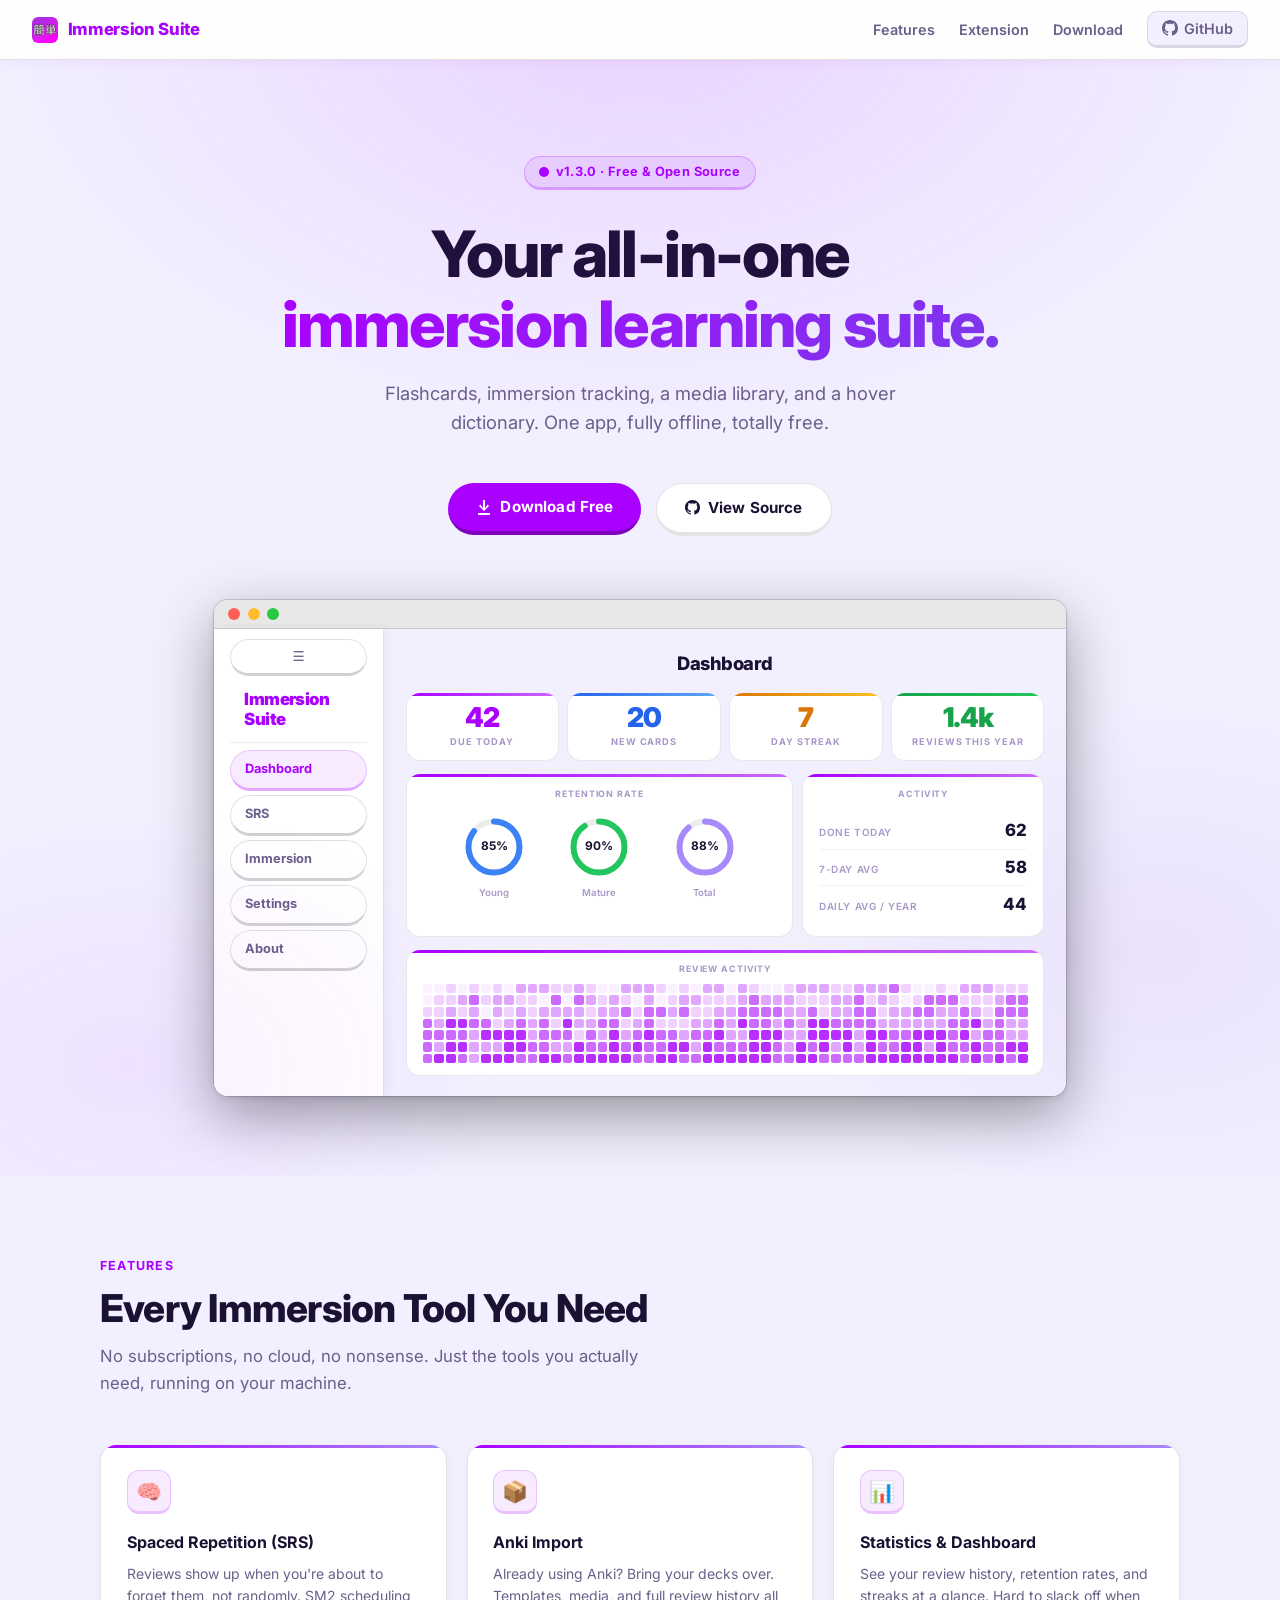
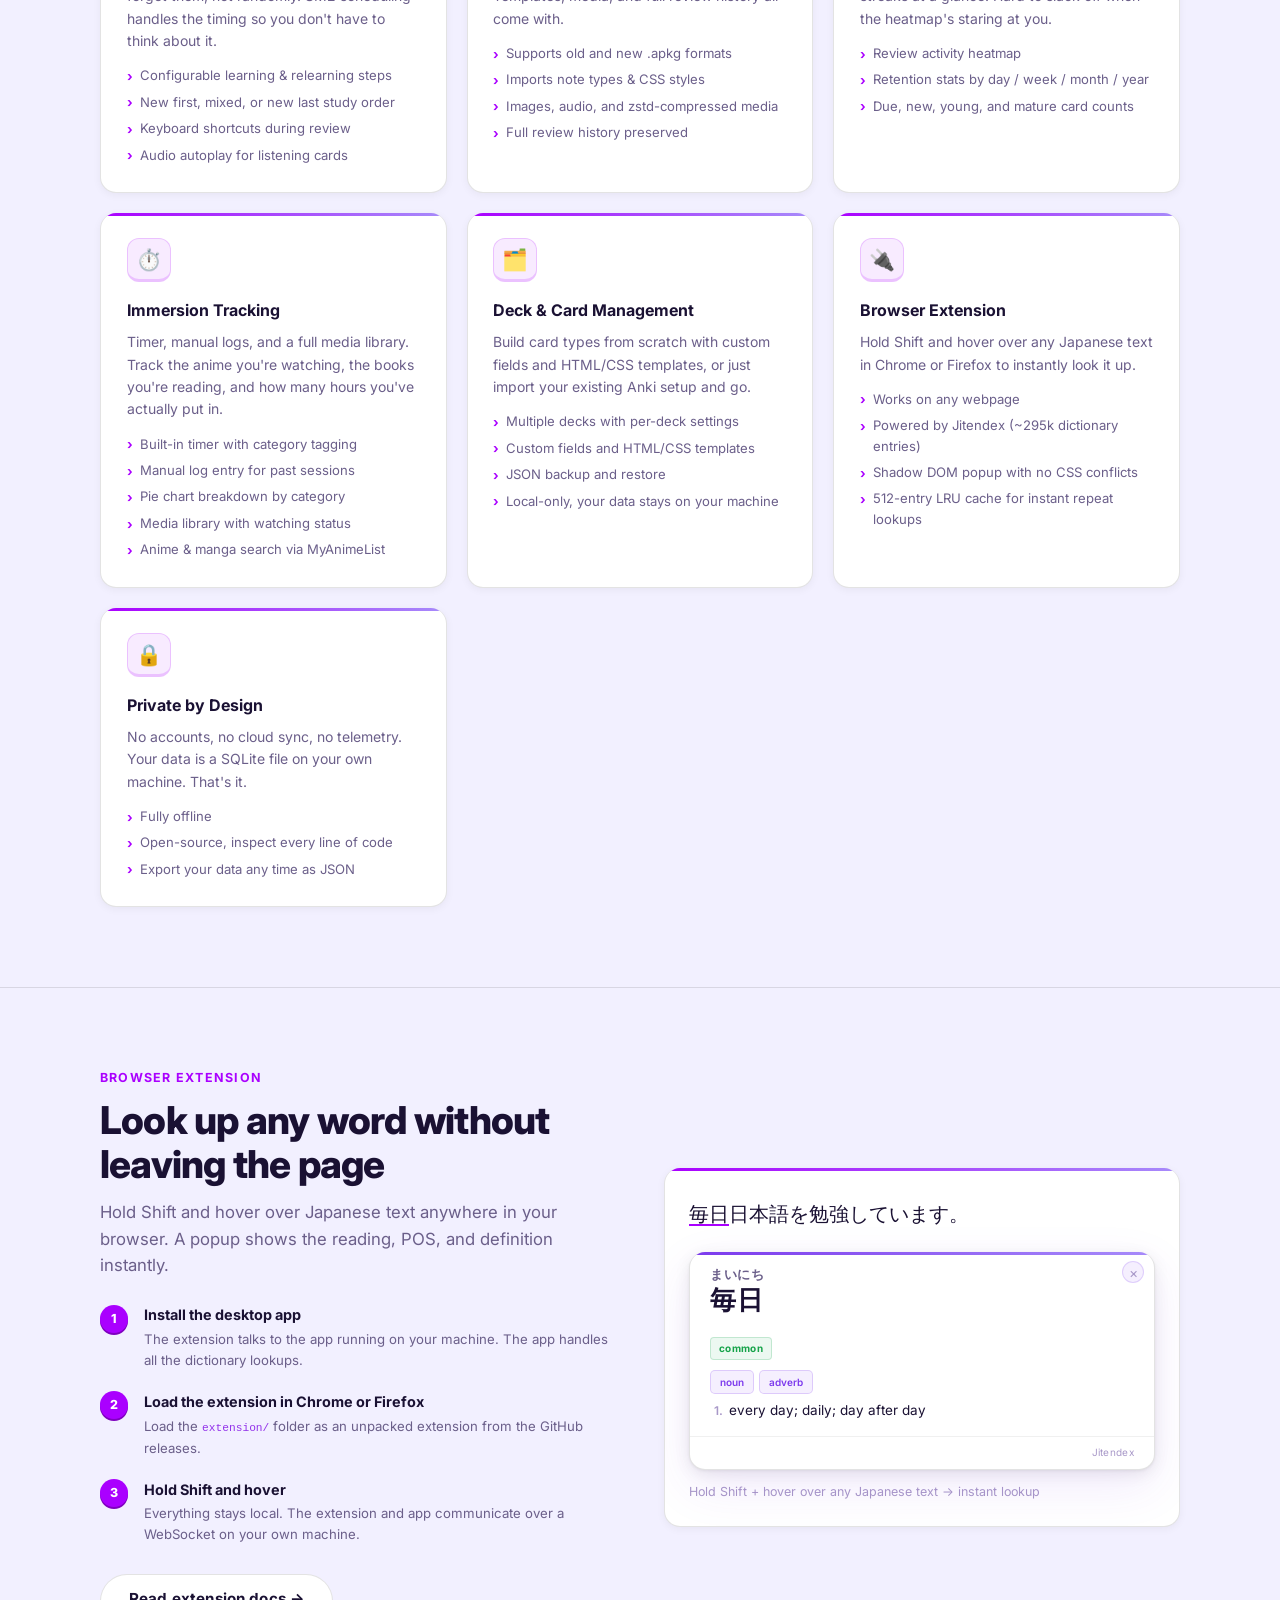
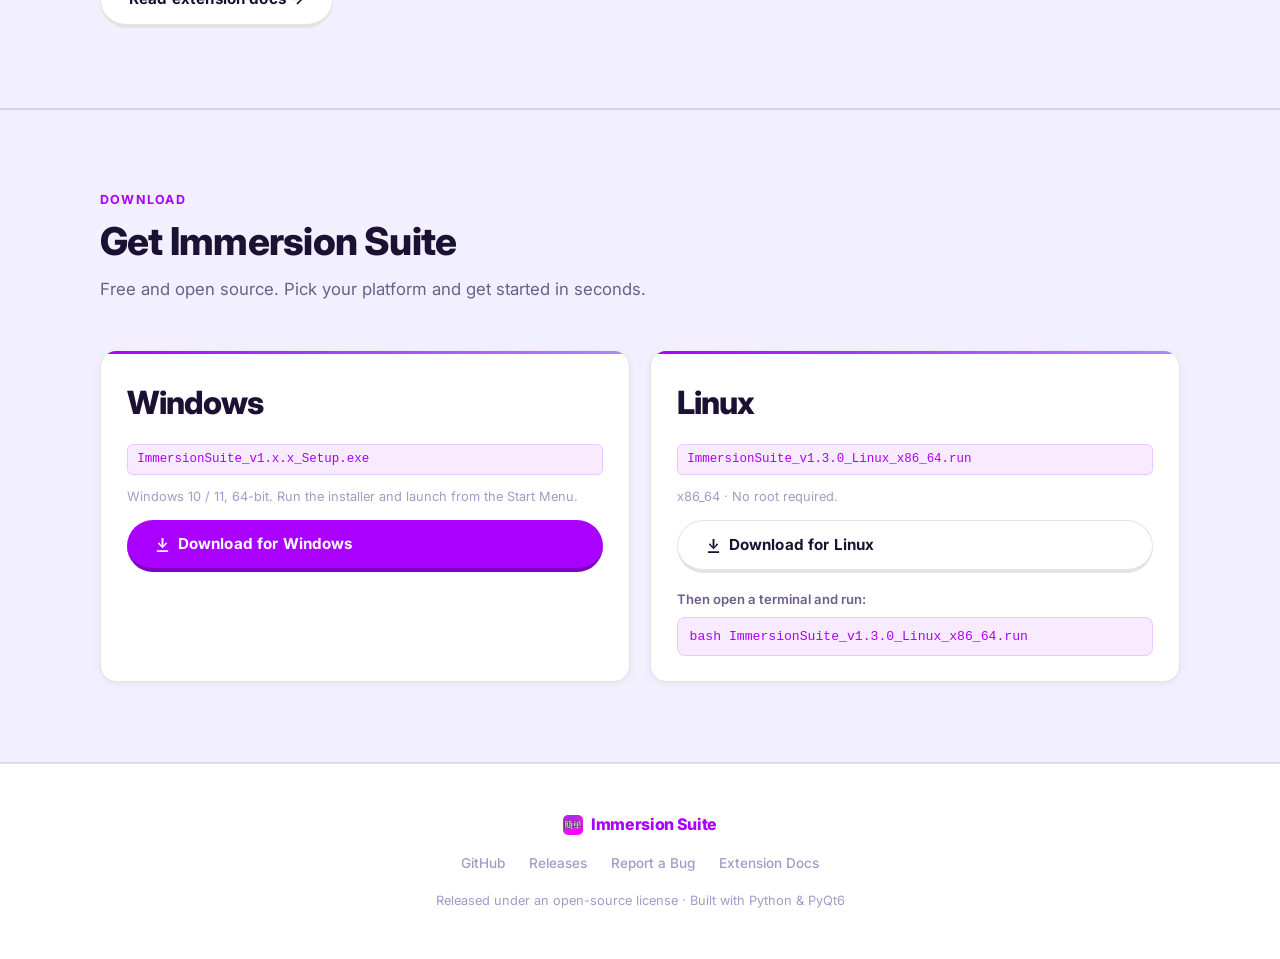
<file: docs/index.html>
<!DOCTYPE html>
<html lang="en">
<head>
  <meta charset="UTF-8" />
  <meta name="viewport" content="width=device-width, initial-scale=1.0" />
  <title>Immersion Suite: SRS &amp; Dictionary for Language Learners</title>
  <meta name="description" content="A free, open-source desktop app for language learners. Spaced-repetition flashcards, Anki import, statistics, and a hover dictionary browser extension." />
  <link rel="icon" href="icon.png" type="image/png" />
  <link rel="preconnect" href="https://fonts.googleapis.com" />
  <link rel="preconnect" href="https://fonts.gstatic.com" crossorigin />
  <link href="https://fonts.googleapis.com/css2?family=Inter:wght@400;500;600;700;800&display=swap" rel="stylesheet" />
  <style>
    :root {
      --accent:       #aa00ff;
      --accent-dark:  #7f00bf;
      --accent-light: #9333ea;
      --accent-dim:   rgba(170, 0, 255, 0.08);
      --accent-glow:  rgba(170, 0, 255, 0.18);
      --bg:           #f2f0ff;
      --bg-surface:   #ffffff;
      --bg-card:      #ffffff;
      --bg-card-hover:#f8f5ff;
      --border:       rgba(0, 0, 0, 0.08);
      --border-md:    rgba(0, 0, 0, 0.11);
      --text-1:       #1a1133;
      --text-2:       #6b5f8a;
      --text-3:       #a898c8;
      --green:        #16a34a;
      --blue:         #2563eb;
      --amber:        #d97706;
    }

    *, *::before, *::after { box-sizing: border-box; margin: 0; padding: 0; }

    html { scroll-behavior: smooth; }

    body {
      font-family: 'Inter', system-ui, sans-serif;
      background: var(--bg);
      color: var(--text-1);
      line-height: 1.6;
      -webkit-font-smoothing: antialiased;
    }

    a { color: var(--accent); text-decoration: none; }
    a:hover { text-decoration: underline; }

    /* ── NAV ── */
    nav {
      position: sticky;
      top: 0;
      z-index: 100;
      display: flex;
      align-items: center;
      justify-content: space-between;
      padding: 0 2rem;
      height: 60px;
      background: rgba(255, 255, 255, 0.9);
      backdrop-filter: blur(14px);
      -webkit-backdrop-filter: blur(14px);
      border-bottom: 1.5px solid var(--border-md);
      box-shadow: 0 2px 12px rgba(170, 0, 255, 0.06);
    }

    .nav-brand {
      display: flex;
      align-items: center;
      gap: 0.6rem;
      font-weight: 800;
      font-size: 1.05rem;
      color: var(--accent);
      text-decoration: none;
      letter-spacing: -0.02em;
    }
    .nav-brand:hover { text-decoration: none; }

    .nav-links {
      display: flex;
      align-items: center;
      gap: 1.5rem;
      list-style: none;
    }
    .nav-links a {
      color: var(--text-2);
      font-size: 0.9rem;
      font-weight: 600;
      transition: color 0.15s;
    }
    .nav-links a:hover { color: var(--text-1); text-decoration: none; }

    .nav-github {
      display: flex;
      align-items: center;
      gap: 0.4rem;
      background: var(--bg);
      border: 1.5px solid var(--border-md);
      border-bottom: 3px solid var(--border-md);
      border-radius: 10px;
      padding: 0.32rem 0.85rem;
      font-size: 0.85rem;
      font-weight: 600;
      color: var(--text-2) !important;
      transition: border-color 0.15s, color 0.15s;
    }
    .nav-github:hover { border-color: var(--accent); color: var(--accent) !important; text-decoration: none; }

    /* ── HERO ── */
    .hero {
      position: relative;
      overflow: hidden;
      text-align: center;
      padding: 6rem 1.5rem 5rem;
    }

    .hero-glow {
      position: absolute;
      inset: 0;
      background:
        radial-gradient(ellipse 80% 60% at 50% -5%, rgba(170, 0, 255, 0.12) 0%, transparent 65%),
        radial-gradient(ellipse 50% 40% at 10% 90%, rgba(170, 0, 255, 0.06) 0%, transparent 60%),
        radial-gradient(ellipse 50% 40% at 90% 80%, rgba(100, 0, 200, 0.06) 0%, transparent 60%);
      pointer-events: none;
    }

    .hero-badge {
      display: inline-flex;
      align-items: center;
      gap: 0.4rem;
      background: var(--accent-dim);
      border: 1.5px solid rgba(170, 0, 255, 0.25);
      border-bottom: 3px solid rgba(170, 0, 255, 0.25);
      border-radius: 100px;
      padding: 0.3rem 0.9rem;
      font-size: 0.8rem;
      font-weight: 700;
      color: var(--accent);
      letter-spacing: 0.03em;
      margin-bottom: 1.8rem;
    }

    .hero h1 {
      font-size: clamp(2.4rem, 6vw, 4rem);
      font-weight: 800;
      line-height: 1.1;
      letter-spacing: -0.03em;
      margin-bottom: 1.2rem;
      color: var(--text-1);
    }

    .hero h1 span {
      background: linear-gradient(135deg, #aa00ff 0%, #7c3aed 100%);
      -webkit-background-clip: text;
      -webkit-text-fill-color: transparent;
      background-clip: text;
    }

    .hero-sub {
      font-size: 1.15rem;
      color: var(--text-2);
      max-width: 560px;
      margin: 0 auto 2.8rem;
    }

    .btn-row {
      display: flex;
      align-items: center;
      justify-content: center;
      flex-wrap: wrap;
      gap: 0.9rem;
    }

    /* Duolingo-style 3D pill buttons matching the app */
    .btn {
      display: inline-flex;
      align-items: center;
      gap: 0.5rem;
      border-radius: 100px;
      padding: 0.75rem 1.75rem;
      font-size: 0.95rem;
      font-weight: 700;
      cursor: pointer;
      transition: filter 0.12s, transform 0.1s, border-bottom-width 0.1s;
      text-decoration: none !important;
      border: none;
      letter-spacing: 0.01em;
    }
    .btn:hover { text-decoration: none !important; }

    .btn-primary {
      background: var(--accent);
      color: #fff;
      border-bottom: 4px solid var(--accent-dark);
    }
    .btn-primary:hover { filter: brightness(1.08); transform: translateY(-1px); }
    .btn-primary:active { border-bottom-width: 0; transform: translateY(4px); }

    .btn-secondary {
      background: #ffffff;
      color: var(--text-1);
      border: 1.5px solid var(--border-md);
      border-bottom: 4px solid var(--border-md);
    }
    .btn-secondary:hover { filter: brightness(0.97); transform: translateY(-1px); }
    .btn-secondary:active { border-bottom-width: 0; transform: translateY(4px); }

    .btn-ghost {
      background: transparent;
      color: var(--text-2);
      border: 1.5px solid var(--border-md);
      border-bottom: 4px solid var(--border-md);
    }
    .btn-ghost:hover { color: var(--text-1); border-color: var(--accent); transform: translateY(-1px); }
    .btn-ghost:active { border-bottom-width: 0; transform: translateY(4px); }

    /* ── APP PREVIEW ── */
    .preview-wrap {
      margin: 4rem auto 0;
      max-width: 900px;
      padding: 0 1.5rem;
    }

    /* Outer window chrome */
    .preview-card {
      border-radius: 14px;
      overflow: hidden;
      box-shadow: 0 2px 6px rgba(0,0,0,0.10), 0 20px 60px rgba(0,0,0,0.38), 0 0 0 1px rgba(0,0,0,0.14);
    }

    .preview-bar {
      background: #e8e8e8;
      border-bottom: 1px solid rgba(0,0,0,0.12);
      padding: 0.52rem 0.9rem;
      display: flex;
      align-items: center;
      gap: 0.45rem;
    }

    .preview-dot { width: 12px; height: 12px; border-radius: 50%; }
    .dot-red   { background: #ff5f57; }
    .dot-amber { background: #febc2e; }
    .dot-green { background: #28c840; }

    /* App shell: sidebar + main */
    .preview-body {
      display: grid;
      grid-template-columns: 170px 1fr;
      min-height: 340px;
      background: #f2f0ff; /* real --bg */
    }

    /* Sidebar: white, right border */
    .preview-sidebar {
      background: #ffffff;
      border-right: 1.5px solid rgba(0,0,0,0.11);
      box-shadow: 2px 0 12px rgba(0,0,0,0.05);
      display: flex;
      flex-direction: column;
      overflow: hidden;
    }

    .preview-toggle {
      background: #ffffff;
      border: 1.5px solid rgba(0,0,0,0.12);
      border-bottom: 3px solid rgba(0,0,0,0.18);
      border-radius: 50px;
      color: #6b5f8a;
      font-size: 0.85rem;
      font-weight: 700;
      padding: 0.42rem 1rem;
      margin: 0.6rem 1rem 0.1rem;
      cursor: default;
      text-align: center;
      display: block;
      line-height: 1.4;
    }

    .preview-brand {
      font-size: 1.05rem;
      font-weight: 900;
      color: #aa00ff;
      letter-spacing: -0.035em;
      padding: 0.75rem 0.75rem 0.8rem 1.9rem;
      line-height: 1.2;
      text-align: left;
    }

    .preview-nav {
      padding: 0.4rem 1rem;
      display: flex;
      flex-direction: column;
      gap: 4px;
    }

    .preview-nav-item {
      border-radius: 50px;
      padding: 0.52rem 0.9rem;
      font-size: 0.8rem;
      font-weight: 700;
      color: #6b5f8a;
      background: #ffffff;
      border: 1.5px solid rgba(0,0,0,0.12);
      border-bottom: 3px solid rgba(0,0,0,0.18);
      cursor: default;
      text-align: left;
      display: block;
    }
    .preview-nav-item.active {
      background: rgba(170,0,255,0.08);
      color: #aa00ff;
      border-color: rgba(170,0,255,0.18);
      border-bottom-color: rgba(170,0,255,0.28);
    }

    /* Main content area */
    .preview-main {
      padding: 1.25rem 1.35rem;
      display: flex;
      flex-direction: column;
      gap: 0.8rem;
      overflow: hidden;
    }

    .preview-page-title {
      font-size: 1.15rem;
      font-weight: 800;
      color: #1a1133;
      letter-spacing: -0.03em;
      margin-bottom: 0.1rem;
    }

    /* 3D pill button matching the real app's .btn-accent */
    .preview-btn {
      display: inline-flex;
      align-items: center;
      gap: 0.4rem;
      background: #aa00ff;
      color: #fff;
      font-size: 0.75rem;
      font-weight: 700;
      border-radius: 100px;
      padding: 0.38rem 0.9rem;
      border-bottom: 3px solid #7f00bf;
      letter-spacing: 0.01em;
      cursor: default;
      user-select: none;
    }

    /* KPI grid */
    .preview-kpi-grid {
      display: grid;
      grid-template-columns: repeat(4, 1fr);
      gap: 0.55rem;
    }

    .preview-kpi {
      background: #ffffff;
      border: 1.5px solid rgba(0,0,0,0.09);
      border-top: none;
      border-radius: 14px;
      padding: 0.7rem 0.85rem 0.65rem;
      position: relative;
      overflow: hidden;
    }
    .preview-kpi::before {
      content: '';
      position: absolute;
      top: 0; left: 0; right: 0;
      height: 3px;
      background: linear-gradient(90deg, var(--strip-a), var(--strip-b));
      border-radius: 14px 14px 0 0;
    }
    .preview-kpi.c-purple { --strip-a:#aa00ff; --strip-b:#cc66ff; }
    .preview-kpi.c-blue   { --strip-a:#2563eb; --strip-b:#60a5fa; }
    .preview-kpi.c-amber  { --strip-a:#d97706; --strip-b:#fbbf24; }
    .preview-kpi.c-green  { --strip-a:#16a34a; --strip-b:#22c55e; }

    .preview-kpi-val {
      font-size: 1.7rem;
      font-weight: 900;
      letter-spacing: -0.04em;
      line-height: 1;
      margin-bottom: 0.2rem;
    }
    .c-purple .preview-kpi-val { color: #aa00ff; }
    .c-blue   .preview-kpi-val { color: #2563eb; }
    .c-amber  .preview-kpi-val { color: #d97706; }
    .c-green  .preview-kpi-val { color: #16a34a; }

    .preview-kpi-label {
      font-size: 0.58rem;
      font-weight: 700;
      text-transform: uppercase;
      letter-spacing: 0.1em;
      color: #a898c8;
    }

    /* Two-column card row */
    .preview-card-row {
      display: grid;
      grid-template-columns: 1.6fr 1fr;
      gap: 0.55rem;
      flex: 1;
    }

    .preview-dash-card {
      background: #ffffff;
      border: 1.5px solid rgba(0,0,0,0.09);
      border-top: none;
      border-radius: 14px;
      padding: 0.85rem 1rem;
      position: relative;
      overflow: hidden;
    }
    .preview-dash-card::before {
      content: '';
      position: absolute;
      top: 0; left: 0; right: 0;
      height: 3px;
      background: linear-gradient(90deg, #aa00ff, #cc66ff);
      border-radius: 14px 14px 0 0;
    }

    .preview-card-title {
      font-size: 0.55rem;
      font-weight: 700;
      text-transform: uppercase;
      letter-spacing: 0.1em;
      color: #a898c8;
      margin-bottom: 0.7rem;
    }

    /* Retention rings */
    .preview-rings {
      display: flex;
      justify-content: space-evenly;
      align-items: flex-start;
    }

    .preview-ring-wrap {
      display: flex;
      flex-direction: column;
      align-items: center;
      gap: 0.25rem;
    }

    .preview-ring-label {
      font-size: 0.6rem;
      color: #a898c8;
      font-weight: 600;
    }

    /* Activity card rows */
    .preview-activity-row {
      display: flex;
      justify-content: space-between;
      align-items: baseline;
      padding: 0.28rem 0;
      border-bottom: 1px solid rgba(0,0,0,0.05);
    }
    .preview-activity-row:last-child { border-bottom: none; }

    .preview-act-val {
      font-size: 1.05rem;
      font-weight: 800;
      color: #1a1133;
    }

    .preview-act-label {
      font-size: 0.62rem;
      color: #a898c8;
      font-weight: 600;
      text-transform: uppercase;
      letter-spacing: 0.06em;
    }

    /* Heatmap at bottom */
    .preview-heatmap-card {
      background: #ffffff;
      border: 1.5px solid rgba(0,0,0,0.09);
      border-top: none;
      border-radius: 14px;
      padding: 0.75rem 1rem;
      position: relative;
      overflow: hidden;
    }
    .preview-heatmap-card::before {
      content: '';
      position: absolute;
      top: 0; left: 0; right: 0;
      height: 3px;
      background: linear-gradient(90deg, #aa00ff, #cc66ff);
      border-radius: 14px 14px 0 0;
    }

    .preview-heatmap-label {
      font-size: 0.55rem;
      font-weight: 700;
      text-transform: uppercase;
      letter-spacing: 0.1em;
      color: #a898c8;
      margin-bottom: 0.5rem;
    }

    .heatmap-grid {
      display: grid;
      grid-template-columns: repeat(52, 1fr);
      gap: 2px;
    }

    .hm-cell {
      aspect-ratio: 1;
      border-radius: 2px;
      background: rgba(170,0,255,0.06);
    }

    /* ── SECTION ── */
    .section {
      padding: 5rem 1.5rem;
    }

    .section-inner {
      max-width: 1080px;
      margin: 0 auto;
    }

    .section-label {
      font-size: 0.78rem;
      font-weight: 700;
      letter-spacing: 0.1em;
      text-transform: uppercase;
      color: var(--accent);
      margin-bottom: 0.6rem;
    }

    .section-title {
      font-size: clamp(1.7rem, 3.5vw, 2.4rem);
      font-weight: 800;
      letter-spacing: -0.02em;
      line-height: 1.15;
      margin-bottom: 0.8rem;
      color: var(--text-1);
    }

    .section-desc {
      color: var(--text-2);
      font-size: 1.05rem;
      max-width: 560px;
      margin-bottom: 3rem;
    }

    /* ── FEATURE GRID ── */
    .feature-grid {
      display: grid;
      grid-template-columns: repeat(auto-fit, minmax(260px, 1fr));
      gap: 1.25rem;
    }

    .feature-card {
      background: #ffffff;
      border: 1.5px solid var(--border-md);
      border-top: none;
      border-radius: 16px;
      padding: 1.6rem;
      transition: box-shadow 0.2s, transform 0.2s, border-color 0.2s;
      position: relative;
      overflow: hidden;
      box-shadow: 0 2px 8px rgba(0,0,0,0.05), inset 0 1px 0 #fff;
    }
    .feature-card::before {
      content: '';
      position: absolute;
      top: 0; left: 0; right: 0;
      height: 3px;
      background: linear-gradient(90deg, var(--accent), #a78bfa);
      border-radius: 16px 16px 0 0;
    }
    .feature-card:hover {
      box-shadow: 0 4px 20px rgba(170, 0, 255, 0.12), 0 2px 8px rgba(0,0,0,0.06);
      transform: translateY(-3px);
      border-color: rgba(170,0,255,0.2);
    }

    .feature-icon {
      width: 44px; height: 44px;
      border-radius: 12px;
      background: var(--accent-dim);
      border: 1.5px solid rgba(170,0,255,0.18);
      border-bottom: 3px solid rgba(170,0,255,0.18);
      display: flex;
      align-items: center;
      justify-content: center;
      font-size: 1.3rem;
      margin-bottom: 1rem;
    }

    .feature-title {
      font-size: 1rem;
      font-weight: 700;
      color: var(--text-1);
      margin-bottom: 0.45rem;
    }

    .feature-desc {
      font-size: 0.875rem;
      color: var(--text-2);
      line-height: 1.6;
    }

    .feature-list {
      list-style: none;
      margin-top: 0.8rem;
      display: flex;
      flex-direction: column;
      gap: 0.3rem;
    }
    .feature-list li {
      font-size: 0.82rem;
      color: var(--text-2);
      display: flex;
      align-items: flex-start;
      gap: 0.45rem;
    }
    .feature-list li::before {
      content: '›';
      color: var(--accent);
      font-weight: 700;
      flex-shrink: 0;
      margin-top: 0.05em;
    }

    /* ── EXTENSION SECTION ── */
    .ext-grid {
      display: grid;
      grid-template-columns: 1fr 1fr;
      gap: 3rem;
      align-items: center;
    }

    /* Demo context area around the popup */
    .ext-demo {
      background: #ffffff;
      border: 1.5px solid var(--border-md);
      border-top: none;
      border-radius: 16px;
      padding: 1.5rem;
      box-shadow: 0 2px 8px rgba(0,0,0,0.05);
      font-family: 'Inter', system-ui, sans-serif;
      position: relative;
      overflow: hidden;
    }
    .ext-demo::before {
      content: '';
      position: absolute;
      top: 0; left: 0; right: 0;
      height: 3px;
      background: linear-gradient(90deg, var(--accent), #a78bfa);
    }

    .ext-demo-text {
      font-size: 1.25rem;
      line-height: 2.2;
      color: var(--text-1);
      margin-bottom: 1rem;
    }

    .ext-demo-text .highlight {
      color: #1a1133;
      text-decoration: underline;
      text-decoration-color: #aa00ff;
      text-underline-offset: 3px;
      cursor: default;
    }

    /* The real popup matches POPUP_CSS from content.js exactly */
    .popup-mock {
      background: #ffffff;
      border: 1.5px solid rgba(0,0,0,0.11);
      border-top: none;
      border-radius: 16px;
      overflow: hidden;
      box-shadow:
        0 1px 3px rgba(0,0,0,0.06),
        0 4px 16px rgba(0,0,0,0.08),
        0 16px 48px rgba(124,58,237,0.10);
      position: relative;
      font-size: 14px;
      color: #1a1133;
    }
    .popup-mock::before {
      content: '';
      position: absolute;
      top: 0; left: 0; right: 0;
      height: 3px;
      background: linear-gradient(90deg, #7c3aed, #a78bfa);
    }

    .popup-entry {
      padding: 14px 20px 16px;
    }

    .popup-close {
      position: absolute;
      top: 9px; right: 10px;
      width: 22px; height: 22px;
      background: rgba(124,58,237,0.08);
      border: 1px solid rgba(124,58,237,0.18);
      border-radius: 50%;
      color: #a898c8;
      font-size: 14px;
      line-height: 22px;
      text-align: center;
      cursor: default;
    }

    .popup-kanji-row {
      display: flex;
      align-items: flex-end;
      gap: 10px;
      margin-bottom: 8px;
    }

    .popup-headword {
      font-size: 26px;
      font-weight: 700;
      color: #1a1133;
      letter-spacing: 0.02em;
      line-height: 2.2;
    }

    .popup-headword ruby {
      ruby-position: over;
    }

    .popup-headword ruby rt {
      font-size: 13px;
      font-weight: 600;
      color: #6b5f8a;
      letter-spacing: 0.04em;
      margin-bottom: 6px;
    }

    .popup-reason {
      display: inline-block;
      padding: 2px 8px 3px;
      font-size: 10px;
      font-weight: 600;
      color: #7c3aed;
      background: rgba(124,58,237,0.08);
      border: 1px solid rgba(124,58,237,0.18);
      border-radius: 5px;
      letter-spacing: 0.03em;
    }

    .popup-tags {
      display: flex;
      gap: 5px;
      margin-bottom: 10px;
    }

    .popup-tag {
      font-size: 10px;
      font-weight: 700;
      padding: 2px 8px 3px;
      border-radius: 4px;
      letter-spacing: 0.03em;
    }
    .popup-tag.common { color: #16a34a; background: rgba(22,163,74,0.08); border: 1px solid rgba(22,163,74,0.20); }
    .popup-tag.freq   { color: #d97706; background: rgba(217,119,6,0.08);  border: 1px solid rgba(217,119,6,0.20); }

    .popup-pos-row {
      display: flex;
      gap: 5px;
      margin-bottom: 6px;
    }

    .popup-pos {
      font-size: 10px;
      font-weight: 600;
      color: #7c3aed;
      padding: 3px 9px;
      background: rgba(124,58,237,0.08);
      border: 1px solid rgba(124,58,237,0.20);
      border-radius: 5px;
      text-transform: lowercase;
    }

    .popup-gloss-list {
      display: flex;
      flex-direction: column;
      gap: 2px;
    }

    .popup-gloss {
      font-size: 13.5px;
      color: #1a1133;
      line-height: 1.55;
      padding-left: 4px;
    }

    .popup-gloss-num {
      color: #a898c8;
      font-size: 12px;
      font-weight: 600;
      margin-right: 2px;
    }

    .popup-source {
      padding: 7px 20px 9px;
      font-size: 10px;
      color: #a898c8;
      text-align: right;
      letter-spacing: 0.03em;
      border-top: 1px solid rgba(0,0,0,0.06);
    }

    .ext-steps {
      display: flex;
      flex-direction: column;
      gap: 1.2rem;
      margin-top: 1rem;
    }

    .ext-step {
      display: flex;
      gap: 1rem;
      align-items: flex-start;
    }

    .step-num {
      width: 28px; height: 28px;
      border-radius: 50%;
      background: var(--accent);
      color: #fff;
      font-size: 0.78rem;
      font-weight: 800;
      display: flex;
      align-items: center;
      justify-content: center;
      flex-shrink: 0;
      margin-top: 0.1em;
      box-shadow: 0 2px 0 var(--accent-dark);
    }

    .step-body strong {
      display: block;
      font-size: 0.9rem;
      color: var(--text-1);
      margin-bottom: 0.15rem;
    }

    .step-body p {
      font-size: 0.825rem;
      color: var(--text-2);
    }

    /* ── DOWNLOAD ── */
    .download-section {
      background: var(--bg);
      border-top: 1.5px solid var(--border-md);
      border-bottom: 1.5px solid var(--border-md);
    }

    .download-grid {
      display: grid;
      grid-template-columns: repeat(auto-fit, minmax(240px, 1fr));
      gap: 1.25rem;
      margin-top: 2.5rem;
    }

    .download-card {
      background: #ffffff;
      border: 1.5px solid var(--border-md);
      border-top: none;
      border-radius: 16px;
      padding: 1.6rem;
      display: flex;
      flex-direction: column;
      gap: 0.75rem;
      position: relative;
      overflow: hidden;
      box-shadow: 0 2px 8px rgba(0,0,0,0.05);
      transition: box-shadow 0.2s, transform 0.2s;
    }
    .download-card::before {
      content: '';
      position: absolute;
      top: 0; left: 0; right: 0;
      height: 3px;
      background: linear-gradient(90deg, var(--accent), #a78bfa);
      border-radius: 16px 16px 0 0;
    }
    .download-card:hover {
      box-shadow: 0 4px 20px rgba(170,0,255,0.12);
      transform: translateY(-2px);
    }

    .dl-platform {
      font-size: 2rem;
      font-weight: 800;
      letter-spacing: -0.03em;
      color: var(--text-1);
      margin-bottom: 0.25rem;
    }

    .dl-file {
      font-family: 'Courier New', monospace;
      font-size: 0.78rem;
      color: var(--accent);
      background: var(--accent-dim);
      border: 1px solid rgba(170,0,255,0.15);
      border-radius: 6px;
      padding: 0.3rem 0.6rem;
    }

    .dl-note {
      font-size: 0.8rem;
      color: var(--text-3);
    }

    /* ── SOURCE ── */

    /* ── FOOTER ── */
    footer {
      padding: 3rem 1.5rem;
      text-align: center;
      background: #ffffff;
      border-top: 1.5px solid var(--border-md);
    }

    .footer-logo {
      display: inline-flex;
      align-items: center;
      gap: 0.5rem;
      font-weight: 800;
      font-size: 1rem;
      color: var(--accent);
      margin-bottom: 0.75rem;
      letter-spacing: -0.02em;
    }

    .footer-links {
      display: flex;
      justify-content: center;
      gap: 1.5rem;
      list-style: none;
      margin-bottom: 1rem;
    }

    .footer-links a {
      font-size: 0.85rem;
      font-weight: 500;
      color: var(--text-3);
    }
    .footer-links a:hover { color: var(--text-2); }

    .footer-copy {
      font-size: 0.8rem;
      color: var(--text-3);
    }

    /* ── UTILITIES ── */
    .divider { border: none; border-top: 1.5px solid var(--border-md); margin: 0; }

    .tag {
      display: inline-flex;
      align-items: center;
      gap: 0.3rem;
      background: var(--accent-dim);
      border: 1px solid rgba(170,0,255,0.2);
      color: var(--accent);
      border-radius: 6px;
      padding: 0.15rem 0.55rem;
      font-size: 0.75rem;
      font-weight: 600;
    }

    /* ── RESPONSIVE ── */
    @media (max-width: 720px) {
      nav { padding: 0 1rem; }
      .nav-links { gap: 0.9rem; }

      .preview-body { grid-template-columns: 1fr; }
      .preview-sidebar { display: none; }

      .ext-grid { grid-template-columns: 1fr; }
      .ext-demo { order: -1; }
    }
  </style>
</head>
<body>

<!-- Comment -->
<!-- ── NAV ── -->
<nav>
  <a class="nav-brand" href="#">
    <img src="icon.png" width="26" height="26" alt="" style="border-radius:6px;" />
    Immersion Suite
  </a>
  <ul class="nav-links">
    <li><a href="#features">Features</a></li>
    <li><a href="#extension">Extension</a></li>
    <li><a href="#download">Download</a></li>
    <li>
      <a class="nav-github" href="https://github.com/Mezuna-dev/Immersion-Suite" target="_blank" rel="noopener">
        <svg width="16" height="16" viewBox="0 0 16 16" fill="currentColor" aria-hidden="true">
          <path d="M8 0C3.58 0 0 3.58 0 8c0 3.54 2.29 6.53 5.47 7.59.4.07.55-.17.55-.38
          0-.19-.01-.82-.01-1.49-2.01.37-2.53-.49-2.69-.94-.09-.23-.48-.94-.82-1.13-.28-.15-.68-.52
          -.01-.53.63-.01 1.08.58 1.23.82.72 1.21 1.87.87 2.33.66.07-.52.28-.87.51-1.07-1.78-.2
          -3.64-.89-3.64-3.95 0-.87.31-1.59.82-2.15-.08-.2-.36-1.02.08-2.12 0 0 .67-.21 2.2.82
          .64-.18 1.32-.27 2-.27.68 0 1.36.09 2 .27 1.53-1.04 2.2-.82 2.2-.82.44 1.1.16 1.92.08
          2.12.51.56.82 1.27.82 2.15 0 3.07-1.87 3.75-3.65 3.95.29.25.54.73.54 1.48 0 1.07-.01
          1.93-.01 2.2 0 .21.15.46.55.38A8.013 8.013 0 0016 8c0-4.42-3.58-8-8-8z"/>
        </svg>
        GitHub
      </a>
    </li>
  </ul>
</nav>

<!-- ── HERO ── -->
<section class="hero">
  <div class="hero-glow" aria-hidden="true"></div>

  <div class="hero-badge">
    <svg width="10" height="10" viewBox="0 0 10 10" fill="currentColor" aria-hidden="true">
      <circle cx="5" cy="5" r="5"/>
    </svg>
    v1.3.0 · Free &amp; Open Source
  </div>

  <h1>Your all-in-one<br><span>immersion learning suite.</span></h1>

  <p class="hero-sub">
    Flashcards, immersion tracking, a media library, and a hover dictionary. One app, fully offline, totally free.
  </p>

  <div class="btn-row">
    <a class="btn btn-primary" href="#download">
      <svg width="16" height="16" viewBox="0 0 16 16" fill="currentColor" aria-hidden="true">
        <path d="M8 12l-5-5 1.4-1.4L7 9.2V1h2v8.2l2.6-3.6L13 7l-5 5zm-6 2h12v2H2v-2z"/>
      </svg>
      Download Free
    </a>
    <a class="btn btn-secondary" href="https://github.com/Mezuna-dev/Immersion-Suite" target="_blank" rel="noopener">
      <svg width="15" height="15" viewBox="0 0 16 16" fill="currentColor" aria-hidden="true">
        <path d="M8 0C3.58 0 0 3.58 0 8c0 3.54 2.29 6.53 5.47 7.59.4.07.55-.17.55-.38
        0-.19-.01-.82-.01-1.49-2.01.37-2.53-.49-2.69-.94-.09-.23-.48-.94-.82-1.13-.28-.15-.68-.52
        -.01-.53.63-.01 1.08.58 1.23.82.72 1.21 1.87.87 2.33.66.07-.52.28-.87.51-1.07-1.78-.2
        -3.64-.89-3.64-3.95 0-.87.31-1.59.82-2.15-.08-.2-.36-1.02.08-2.12 0 0 .67-.21 2.2.82
        .64-.18 1.32-.27 2-.27.68 0 1.36.09 2 .27 1.53-1.04 2.2-.82 2.2-.82.44 1.1.16 1.92.08
        2.12.51.56.82 1.27.82 2.15 0 3.07-1.87 3.75-3.65 3.95.29.25.54.73.54 1.48 0 1.07-.01
        1.93-.01 2.2 0 .21.15.46.55.38A8.013 8.013 0 0016 8c0-4.42-3.58-8-8-8z"/>
      </svg>
      View Source
    </a>
  </div>

  <!-- App preview -->
  <div class="preview-wrap" aria-hidden="true">
    <div class="preview-card">
      <!-- macOS-style title bar -->
      <div class="preview-bar">
        <div class="preview-dot dot-red"></div>
        <div class="preview-dot dot-amber"></div>
        <div class="preview-dot dot-green"></div>
      </div>
      <!-- App shell -->
      <div class="preview-body">
        <!-- White sidebar -->
        <div class="preview-sidebar">
          <div class="preview-toggle">☰</div>
          <div class="preview-brand">Immersion<br>Suite</div>
          <div style="height:1px;background:rgba(0,0,0,0.07);margin:0 1rem;"></div>
          <div class="preview-nav">
            <div class="preview-nav-item active">Dashboard</div>
            <div class="preview-nav-item">SRS</div>
            <div class="preview-nav-item">Immersion</div>
            <div class="preview-nav-item">Settings</div>
            <div class="preview-nav-item">About</div>
          </div>
        </div>
        <!-- Lavender main area -->
        <div class="preview-main">
          <div class="preview-page-title">Dashboard</div>

          <!-- 4-card KPI row -->
          <div class="preview-kpi-grid">
            <div class="preview-kpi c-purple">
              <div class="preview-kpi-val">42</div>
              <div class="preview-kpi-label">Due Today</div>
            </div>
            <div class="preview-kpi c-blue">
              <div class="preview-kpi-val">20</div>
              <div class="preview-kpi-label">New Cards</div>
            </div>
            <div class="preview-kpi c-amber">
              <div class="preview-kpi-val">7</div>
              <div class="preview-kpi-label">Day Streak</div>
            </div>
            <div class="preview-kpi c-green">
              <div class="preview-kpi-val">1.4k</div>
              <div class="preview-kpi-label">Reviews This Year</div>
            </div>
          </div>

          <!-- Retention + Activity cards -->
          <div class="preview-card-row">
            <!-- Retention card with SVG rings -->
            <div class="preview-dash-card">
              <div class="preview-card-title">Retention Rate</div>
              <div class="preview-rings">
                <div class="preview-ring-wrap">
                  <svg viewBox="0 0 80 80" width="68" height="68">
                    <circle cx="40" cy="40" r="30" fill="none" stroke="rgba(0,0,0,0.07)" stroke-width="7"/>
                    <circle cx="40" cy="40" r="30" fill="none" stroke="#3b82f6" stroke-width="7"
                      stroke-dasharray="188.5" stroke-dashoffset="28" stroke-linecap="round"
                      transform="rotate(-90 40 40)"/>
                    <text x="40" y="44" text-anchor="middle" font-size="14" font-weight="700" fill="#1a1133" font-family="Inter,sans-serif">85%</text>
                  </svg>
                  <div class="preview-ring-label">Young</div>
                </div>
                <div class="preview-ring-wrap">
                  <svg viewBox="0 0 80 80" width="68" height="68">
                    <circle cx="40" cy="40" r="30" fill="none" stroke="rgba(0,0,0,0.07)" stroke-width="7"/>
                    <circle cx="40" cy="40" r="30" fill="none" stroke="#22c55e" stroke-width="7"
                      stroke-dasharray="188.5" stroke-dashoffset="19" stroke-linecap="round"
                      transform="rotate(-90 40 40)"/>
                    <text x="40" y="44" text-anchor="middle" font-size="14" font-weight="700" fill="#1a1133" font-family="Inter,sans-serif">90%</text>
                  </svg>
                  <div class="preview-ring-label">Mature</div>
                </div>
                <div class="preview-ring-wrap">
                  <svg viewBox="0 0 80 80" width="68" height="68">
                    <circle cx="40" cy="40" r="30" fill="none" stroke="rgba(0,0,0,0.07)" stroke-width="7"/>
                    <circle cx="40" cy="40" r="30" fill="none" stroke="#a78bfa" stroke-width="7"
                      stroke-dasharray="188.5" stroke-dashoffset="22" stroke-linecap="round"
                      transform="rotate(-90 40 40)"/>
                    <text x="40" y="44" text-anchor="middle" font-size="14" font-weight="700" fill="#1a1133" font-family="Inter,sans-serif">88%</text>
                  </svg>
                  <div class="preview-ring-label">Total</div>
                </div>
              </div>
            </div>

            <!-- Activity card -->
            <div class="preview-dash-card">
              <div class="preview-card-title">Activity</div>
              <div class="preview-activity-row">
                <div class="preview-act-label">Done Today</div>
                <div class="preview-act-val">62</div>
              </div>
              <div class="preview-activity-row">
                <div class="preview-act-label">7-Day Avg</div>
                <div class="preview-act-val">58</div>
              </div>
              <div class="preview-activity-row">
                <div class="preview-act-label">Daily Avg / Year</div>
                <div class="preview-act-val">44</div>
              </div>
            </div>
          </div>

          <!-- Heatmap card -->
          <div class="preview-heatmap-card">
            <div class="preview-heatmap-label">Review Activity</div>
            <div class="heatmap-grid" id="heatmap"></div>
          </div>
        </div>
      </div>
    </div>
  </div>
</section>

<!-- ── FEATURES ── -->
<section class="section" id="features">
  <div class="section-inner">
    <div class="section-label">Features</div>
    <h2 class="section-title">Every Immersion Tool You Need</h2>
    <p class="section-desc">
      No subscriptions, no cloud, no nonsense. Just the tools you actually need, running on your machine.
    </p>

    <div class="feature-grid">
      <div class="feature-card">
        <div class="feature-icon">🧠</div>
        <div class="feature-title">Spaced Repetition (SRS)</div>
        <div class="feature-desc">
          Reviews show up when you're about to forget them, not randomly. SM2 scheduling handles the timing so you don't have to think about it.
        </div>
        <ul class="feature-list">
          <li>Configurable learning &amp; relearning steps</li>
          <li>New first, mixed, or new last study order</li>
          <li>Keyboard shortcuts during review</li>
          <li>Audio autoplay for listening cards</li>
        </ul>
      </div>

      <div class="feature-card">
        <div class="feature-icon">📦</div>
        <div class="feature-title">Anki Import</div>
        <div class="feature-desc">
          Already using Anki? Bring your decks over. Templates, media, and full review history all come with.
        </div>
        <ul class="feature-list">
          <li>Supports old and new .apkg formats</li>
          <li>Imports note types &amp; CSS styles</li>
          <li>Images, audio, and zstd-compressed media</li>
          <li>Full review history preserved</li>
        </ul>
      </div>

      <div class="feature-card">
        <div class="feature-icon">📊</div>
        <div class="feature-title">Statistics &amp; Dashboard</div>
        <div class="feature-desc">
          See your review history, retention rates, and streaks at a glance. Hard to slack off when the heatmap's staring at you.
        </div>
        <ul class="feature-list">
          <li>Review activity heatmap</li>
          <li>Retention stats by day / week / month / year</li>
          <li>Due, new, young, and mature card counts</li>
        </ul>
      </div>

      <div class="feature-card">
        <div class="feature-icon">⏱️</div>
        <div class="feature-title">Immersion Tracking</div>
        <div class="feature-desc">
          Timer, manual logs, and a full media library. Track the anime you're watching, the books you're reading, and how many hours you've actually put in.
        </div>
        <ul class="feature-list">
          <li>Built-in timer with category tagging</li>
          <li>Manual log entry for past sessions</li>
          <li>Pie chart breakdown by category</li>
          <li>Media library with watching status</li>
          <li>Anime &amp; manga search via MyAnimeList</li>
        </ul>
      </div>

      <div class="feature-card">
        <div class="feature-icon">🗂️</div>
        <div class="feature-title">Deck &amp; Card Management</div>
        <div class="feature-desc">
          Build card types from scratch with custom fields and HTML/CSS templates, or just import your existing Anki setup and go.
        </div>
        <ul class="feature-list">
          <li>Multiple decks with per-deck settings</li>
          <li>Custom fields and HTML/CSS templates</li>
          <li>JSON backup and restore</li>
          <li>Local-only, your data stays on your machine</li>
        </ul>
      </div>

      <div class="feature-card">
        <div class="feature-icon">🔌</div>
        <div class="feature-title">Browser Extension</div>
        <div class="feature-desc">
          Hold Shift and hover over any Japanese text in Chrome or Firefox to instantly
          look it up.
        </div>
        <ul class="feature-list">
          <li>Works on any webpage</li>
          <li>Powered by Jitendex (~295k dictionary entries)</li>
          <li>Shadow DOM popup with no CSS conflicts</li>
          <li>512-entry LRU cache for instant repeat lookups</li>
        </ul>
      </div>

      <div class="feature-card">
        <div class="feature-icon">🔒</div>
        <div class="feature-title">Private by Design</div>
        <div class="feature-desc">
          No accounts, no cloud sync, no telemetry. Your data is a SQLite file on your own machine. That's it.
        </div>
        <ul class="feature-list">
          <li>Fully offline</li>
          <li>Open-source, inspect every line of code</li>
          <li>Export your data any time as JSON</li>
        </ul>
      </div>
    </div>
  </div>
</section>

<hr class="divider" />

<!-- ── BROWSER EXTENSION ── -->
<section class="section" id="extension">
  <div class="section-inner">
    <div class="ext-grid">
      <div>
        <div class="section-label">Browser Extension</div>
        <h2 class="section-title">Look up any word without leaving the page</h2>
        <p class="section-desc" style="margin-bottom:1.5rem;">
          Hold Shift and hover over Japanese text anywhere in your browser. A popup shows the reading, POS, and definition instantly.
        </p>

        <div class="ext-steps">
          <div class="ext-step">
            <div class="step-num">1</div>
            <div class="step-body">
              <strong>Install the desktop app</strong>
              <p>The extension talks to the app running on your machine. The app handles all the dictionary lookups.</p>
            </div>
          </div>
          <div class="ext-step">
            <div class="step-num">2</div>
            <div class="step-body">
              <strong>Load the extension in Chrome or Firefox</strong>
              <p>Load the <code style="color:var(--accent-light);font-size:0.85em;">extension/</code> folder as an unpacked extension from the GitHub releases.</p>
            </div>
          </div>
          <div class="ext-step">
            <div class="step-num">3</div>
            <div class="step-body">
              <strong>Hold Shift and hover</strong>
              <p>Everything stays local. The extension and app communicate over a WebSocket on your own machine.</p>
            </div>
          </div>
        </div>

        <div style="margin-top:1.8rem;">
          <a class="btn btn-secondary" href="https://github.com/Mezuna-dev/Immersion-Suite/blob/main/docs/browser-extension.md" target="_blank" rel="noopener">
            Read extension docs →
          </a>
        </div>
      </div>

      <div class="ext-demo">
        <!-- Sample Japanese text on a simulated webpage -->
        <p class="ext-demo-text">
          <span class="highlight">毎日</span>日本語を勉強しています。
        </p>
        <!-- The popup, styled to match POPUP_CSS in content.js exactly -->
        <div class="popup-mock">
          <div class="popup-close">×</div>
          <div class="popup-entry">
            <div class="popup-kanji-row">
              <div class="popup-headword">
                <ruby>毎日<rt>まいにち</rt></ruby>
              </div>
            </div>
            <div class="popup-tags">
              <span class="popup-tag common">common</span>
            </div>
            <div class="popup-pos-row">
              <span class="popup-pos">noun</span>
              <span class="popup-pos">adverb</span>
            </div>
            <div class="popup-gloss-list">
              <div class="popup-gloss"><span class="popup-gloss-num">1.</span> every day; daily; day after day</div>
            </div>
          </div>
          <div class="popup-source">Jitendex</div>
        </div>
        <p style="font-size:0.78rem;color:var(--text-3);margin-top:0.75rem;">
          Hold Shift + hover over any Japanese text → instant lookup
        </p>
      </div>
    </div>
  </div>
</section>

<hr class="divider" />

<!-- ── DOWNLOAD ── -->
<section class="section download-section" id="download">
  <div class="section-inner">
    <div class="section-label">Download</div>
    <h2 class="section-title">Get Immersion Suite</h2>
    <p class="section-desc">
      Free and open source. Pick your platform and get started in seconds.
    </p>

    <div class="download-grid">
      <div class="download-card">
        <div class="dl-platform">Windows
        </div>
        <div class="dl-file">ImmersionSuite_v1.x.x_Setup.exe</div>
        <p class="dl-note">Windows 10 / 11, 64-bit. Run the installer and launch from the Start Menu.</p>
        <a class="btn btn-primary" href="https://github.com/Mezuna-dev/Immersion-Suite/releases/latest/download/ImmersionSuite_v1.2.0_Setup.exe">
          <svg width="15" height="15" viewBox="0 0 16 16" fill="currentColor" aria-hidden="true">
            <path d="M8 12l-5-5 1.4-1.4L7 9.2V1h2v8.2l2.6-3.6L13 7l-5 5zm-6 2h12v2H2v-2z"/>
          </svg>
          Download for Windows
        </a>
      </div>

      <div class="download-card">
        <div class="dl-platform">Linux</div>
        <div class="dl-file">ImmersionSuite_v1.3.0_Linux_x86_64.run</div>
        <p class="dl-note">x86_64 · No root required.</p>
        <a class="btn btn-secondary" href="https://github.com/Mezuna-dev/Immersion-Suite/releases/latest/download/ImmersionSuite_v1.3.0_Linux_x86_64.run">
          <svg width="15" height="15" viewBox="0 0 16 16" fill="currentColor" aria-hidden="true">
            <path d="M8 12l-5-5 1.4-1.4L7 9.2V1h2v8.2l2.6-3.6L13 7l-5 5zm-6 2h12v2H2v-2z"/>
          </svg>
          Download for Linux
        </a>
        <div style="margin-top:0.25rem;">
          <p style="font-size:0.82rem;font-weight:600;color:var(--text-2);margin-bottom:0.4rem;">Then open a terminal and run:</p>
          <code style="font-size:0.82rem;color:var(--accent);background:var(--accent-dim);border:1px solid rgba(170,0,255,0.15);border-radius:8px;padding:0.5rem 0.75rem;display:block;word-break:break-all;">bash ImmersionSuite_v1.3.0_Linux_x86_64.run</code>
        </div>
      </div>
    </div>

  </div>
</section>

<!-- ── FOOTER ── -->
<footer>
  <div class="footer-logo">
    <img src="icon.png" width="20" height="20" alt="" style="border-radius:5px;" />
    Immersion Suite
  </div>
  <ul class="footer-links">
    <li><a href="https://github.com/Mezuna-dev/Immersion-Suite" target="_blank" rel="noopener">GitHub</a></li>
    <li><a href="https://github.com/Mezuna-dev/Immersion-Suite/releases" target="_blank" rel="noopener">Releases</a></li>
    <li><a href="https://github.com/Mezuna-dev/Immersion-Suite/issues" target="_blank" rel="noopener">Report a Bug</a></li>
    <li><a href="https://github.com/Mezuna-dev/Immersion-Suite/blob/main/docs/browser-extension.md" target="_blank" rel="noopener">Extension Docs</a></li>
  </ul>
  <p class="footer-copy">
    Released under an open-source license · Built with Python &amp; PyQt6
  </p>
</footer>

<script>
  // Generate heatmap cells: 52 weeks x 7 days, purple shades on white
  (function () {
    const grid = document.getElementById('heatmap');
    if (!grid) return;
    const shades = [
      'rgba(170,0,255,0.06)',
      'rgba(170,0,255,0.18)',
      'rgba(170,0,255,0.35)',
      'rgba(170,0,255,0.58)',
      'rgba(170,0,255,0.82)',
    ];
    const weeks = 52;
    const days  = 7;
    let s = 42;
    function rand() { s = (s * 1664525 + 1013904223) & 0xffffffff; return (s >>> 0) / 0xffffffff; }

    for (let w = 0; w < weeks; w++) {
      for (let d = 0; d < days; d++) {
        const cell = document.createElement('div');
        cell.className = 'hm-cell';
        const base  = (w / weeks) * 0.65;
        const noise = rand() * 0.55;
        const level = Math.min(4, Math.floor((base + noise) * 5));
        cell.style.background = shades[level];
        grid.appendChild(cell);
      }
    }
  })();
</script>

</body>
</html>
</file>
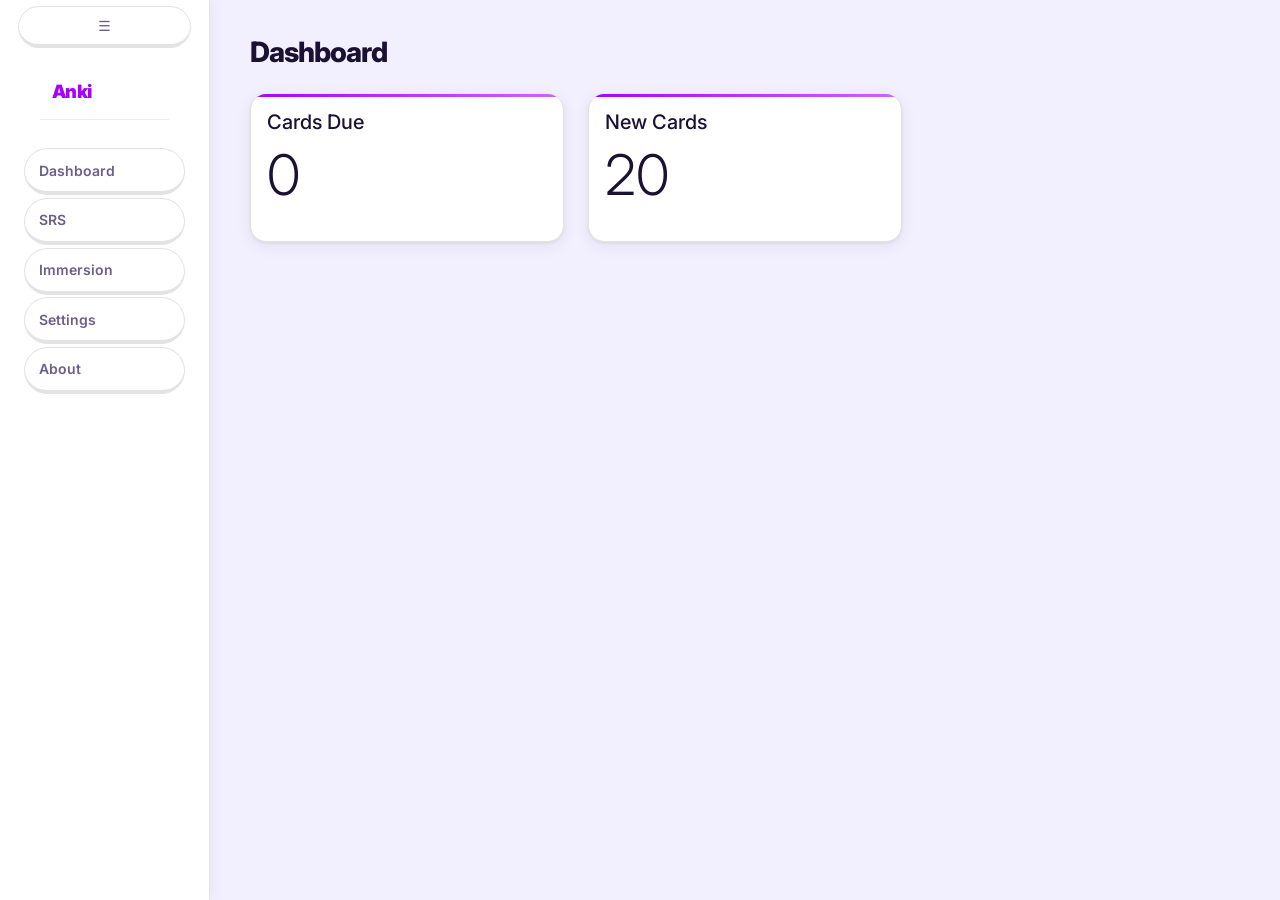
<file: web/pages/dashboard_temp.html>
<!DOCTYPE html>
<html lang="en">
<head>
    <meta charset="UTF-8">
    <meta name="viewport" content="width=device-width, initial-scale=1.0">

    <link href="../styles/bootstrap/css/bootstrap.css" rel="stylesheet">
    <link href="../styles/custom/dashboard.css" rel="stylesheet">
    <script src="../styles/bootstrap/js/bootstrap.bundle.js"></script>
    <script src="qrc:///qtwebchannel/qwebchannel.js"></script>


    <title>Immersion App</title>

    <script>
        var bridge;
        new QWebChannel(qt.webChannelTransport, function(channel) {
            bridge = channel.objects.bridge;
        });

        function toggleSidebar() {
            document.getElementById('sidebar').classList.toggle('collapsed');
        }

        function showSRS() {
            if (bridge) bridge.showSRS();
        }
    </script>
</head>
<body>
    <div class="container-fluid p-4 bg-dashboard">
        <div class="row">
            <div class="col-md-2 sidebar-color text-white rounded shadow sidebar-container" id="sidebar" style="height: calc(100vh - 2rem);">
                <!-- Hamburger button - always visible -->
                <button class="btn btn-dark toggle-btn" onclick="toggleSidebar()">
                    ☰
                </button>
                
                <!-- Content that will hide -->
                <div class="sidebar-content">
                    <div class="h1 pt-3 m-3 text-left h1-font">Anki</div>
                    <div class="list-group sidebar-buttons">
                        <a href="#" class="btn btn-dark dashboard-buttons">Dashboard</a>
                        <a href="#" class="btn btn-dark dashboard-buttons" onclick="showSRS()">SRS</a>
                        <a href="#" class="btn btn-dark dashboard-buttons">Immersion</a>
                        <a href="#" class="btn btn-dark dashboard-buttons">Settings</a>
                        <a href="#" class="btn btn-dark dashboard-buttons">About</a>
                    </div>
                </div>
            </div>
            <div class="col bg-main p-5" style="height: calc(100vh - 2rem); overflow-y: hidden;">
                <div class="text-white">
                    <h1 class="mb-4">Dashboard</h1>
                    
                    <!-- Stats cards -->
                    <div class="row">
                        <div class="col-md-4 mb-4">
                            <div class="card text-white" style="background-color: #9067C6;">
                                <div class="card-body">
                                    <h5>Cards Due</h5>
                                    <p class="display-4">0</p>
                                </div>
                            </div>
                        </div>
                        <div class="col-md-4 mb-4">
                            <div class="card text-white" style="background-color: #9067C6;">
                                <div class="card-body">
                                    <h5>New Cards</h5>
                                    <p class="display-4">20</p>
                                </div>
                            </div>
                        </div>
                    </div>
                </div>
            </div>
        </div>
    </div>
</body>
</html>
</file>
<file: web/styles/custom/dashboard.css>
@font-face {
    font-family: 'Inter';
    src: url(../../fonts/Inter-VariableFont_opsz\,wght.ttf) format('truetype');
    font-weight: 100 900;
    font-style: normal;
}

/* ═══════════════════════════════════════════════════════════
   IMMERSION SUITE  ·  Bright & Gamified
   Inspired by Duolingo / Migaku
   ═══════════════════════════════════════════════════════════ */

:root {
    /* Brand purple */
    --accent:       #aa00ff;
    --accent-dark:  #7f00bf;
    --accent-light: #cc66ff;
    --accent-dim:   rgba(170, 0, 255, 0.1);
    --accent-rgb:   170, 0, 255;

    /* Semantic palette — each color MEANS something */
    --green:        #16a34a;
    --green-light:  #22c55e;
    --green-dark:   #15803d;
    --green-dim:    rgba(22, 163, 74, 0.12);

    --amber:        #d97706;
    --amber-light:  #f59e0b;
    --amber-dark:   #b45309;
    --amber-dim:    rgba(217, 119, 6, 0.1);

    --red:          #dc2626;
    --red-dark:     #b91c1c;
    --red-dim:      rgba(220, 38, 38, 0.1);

    --blue:         #2563eb;
    --blue-dark:    #1d4ed8;
    --blue-dim:     rgba(37, 99, 235, 0.1);

    --orange:       #ea580c;
    --orange-dark:  #c2410c;
    --orange-dim:   rgba(234, 88, 12, 0.1);

    /* Light surfaces */
    --bg:           #f2f0ff;
    --bg-surface:   #ffffff;
    --bg-raised:    #f8f7ff;
    --bg-input:     #ffffff;
    --sidebar-bg:   #ffffff;

    /* Light-mode borders */
    --border:       rgba(0, 0, 0, 0.07);
    --border-md:    rgba(0, 0, 0, 0.11);
    --border-focus: var(--accent);

    /* Dark text on light backgrounds */
    --text-1:   #1a1133;
    --text-2:   #6b5f8a;
    --text-3:   #a898c8;

    /* Layout */
    --sidebar-w:    210px;
    --sidebar-w-sm: 64px;

    /* Radii */
    --r-pill: 100px;
    --r-xl:   20px;
    --r-lg:   16px;
    --r-md:   12px;
    --r-sm:   8px;

    --review-font-size: 2.5rem;
    --ease:   cubic-bezier(0.4, 0, 0.2, 1);
    --spring: cubic-bezier(0.34, 1.4, 0.64, 1);
}

/* ── Reset ────────────────────────────────────────────────── */
*, *::before, *::after { box-sizing: border-box; }
html, body { height: 100%; margin: 0; padding: 0; overflow: hidden; }

/* ── Body — light lavender wash ───────────────────────────── */
body {
    background-color: var(--bg);
    color: var(--text-1);
    font-family: 'Inter', system-ui, sans-serif;
    font-size: 15px;
    -webkit-font-smoothing: antialiased;
}

/* Override Bootstrap / old dark-mode helpers */
.bg-dashboard, .bg-main { background: transparent !important; }

/* text-white was for dark mode — remap to dark on light */
.text-white { color: var(--text-1) !important; }
.fw-semibold { color: var(--text-1) !important; }

hr { border: none !important; height: 1px; background: var(--border); }

code {
    background: var(--accent-dim);
    border: 1px solid rgba(124, 58, 237, 0.2);
    border-radius: var(--r-sm);
    padding: 0.12rem 0.45rem;
    font-size: 0.8rem;
    color: var(--accent);
    font-family: monospace;
}

/* ── Layout ───────────────────────────────────────────────── */
.container-fluid {
    min-height: 100vh;
    max-height: 100vh;
    overflow: hidden;
    padding: 0 !important;
}

.container-fluid > .row {
    min-height: 100vh;
    max-height: 100vh;
    flex-wrap: nowrap;
    gap: 0;
    margin: 0 !important;
}

/* ── Sidebar ──────────────────────────────────────────────── */
.sidebar-container {
    width: var(--sidebar-w) !important;
    flex: 0 0 var(--sidebar-w) !important;
    max-width: var(--sidebar-w) !important;
    height: 100vh !important;
    background: var(--sidebar-bg) !important;
    border-radius: 0 !important;
    border: none !important;
    border-right: 1.5px solid var(--border-md) !important;
    box-shadow: 2px 0 12px rgba(0, 0, 0, 0.05) !important;
    display: flex;
    flex-direction: column;
    transition: width 0.28s var(--ease), flex 0.28s var(--ease), max-width 0.28s var(--ease);
    overflow: hidden;
    position: relative;
}

.sidebar-content {
    padding: 0 0.75rem 2rem;
    display: flex;
    flex-direction: column;
    height: 100%;
    overflow: hidden;
}

/* Brand */
.h1-font {
    font-family: 'Inter', sans-serif;
    font-weight: 900;
    font-size: 1.15rem;
    letter-spacing: -0.035em;
    color: var(--accent);
    padding: 1.2rem 0.75rem 1.1rem;
    margin: 0;
    border-bottom: 1.5px solid var(--border);
    animation: none;
    -webkit-text-fill-color: var(--accent);
    background: none;
    background-clip: unset;
    -webkit-background-clip: unset;
}

.sidebar-buttons {
    margin-top: 0.75rem;
    display: flex;
    flex-direction: column;
    gap: 0.18rem;
}

/* Nav items */
.dashboard-buttons {
    font-family: 'Inter', sans-serif;
    font-weight: 600;
    font-size: 0.875rem;
    color: var(--text-2) !important;
    background: transparent !important;
    border: none !important;
    border-radius: var(--r-md) !important;
    padding: 0.65rem 0.9rem !important;
    text-align: left;
    text-decoration: none;
    position: relative;
    transition: background 0.15s var(--ease), color 0.15s var(--ease), transform 0.15s var(--ease);
    margin-bottom: 0 !important;
}

.dashboard-buttons:hover {
    background: var(--accent-dim) !important;
    color: var(--accent) !important;
    transform: none !important;
}

.dashboard-buttons:nth-child(1) { animation: navIn 0.3s var(--ease) 0.04s both; }
.dashboard-buttons:nth-child(2) { animation: navIn 0.3s var(--ease) 0.08s both; }
.dashboard-buttons:nth-child(3) { animation: navIn 0.3s var(--ease) 0.12s both; }
.dashboard-buttons:nth-child(4) { animation: navIn 0.3s var(--ease) 0.16s both; }
.dashboard-buttons:nth-child(5) { animation: navIn 0.3s var(--ease) 0.20s both; }
.dashboard-buttons:nth-child(6) { animation: navIn 0.3s var(--ease) 0.24s both; }

/* Toggle button */
.toggle-btn {
    background: transparent !important;
    border: none !important;
    color: var(--text-3) !important;
    font-size: 1rem;
    line-height: 1;
    padding: 0.7rem 0.9rem;
    margin: 0.4rem 0.35rem 0;
    border-radius: var(--r-md) !important;
    outline: none !important;
    box-shadow: none !important;
    transition: background 0.15s var(--ease), color 0.15s var(--ease);
}
.toggle-btn:hover {
    background: var(--accent-dim) !important;
    color: var(--accent) !important;
    border: none !important;
}
.toggle-btn:focus, .toggle-btn:active, .toggle-btn:focus-visible {
    box-shadow: none !important;
    outline: none !important;
    background: transparent !important;
    border: none !important;
}

.sidebar-container.collapsed {
    width: var(--sidebar-w-sm) !important;
    flex: 0 0 var(--sidebar-w-sm) !important;
    max-width: var(--sidebar-w-sm) !important;
}
.sidebar-container.collapsed .sidebar-content { display: none; }
.sidebar-container.collapsed .toggle-btn { margin: 0.8rem auto; display: block; }

/* ── Main content ─────────────────────────────────────────── */
.col.bg-main {
    background: var(--bg) !important;
    border-radius: 0;
    overflow-y: auto !important;
    overflow-x: hidden;
    padding: 2.25rem 2.5rem !important;
    flex: 1;
    min-width: 0;
    height: 100vh !important;
}

/* ── Animations ───────────────────────────────────────────── */
@keyframes fadeUp {
    from { opacity: 0; transform: translateY(14px); }
    to   { opacity: 1; transform: translateY(0); }
}
@keyframes fadeIn {
    from { opacity: 0; transform: translateY(6px); }
    to   { opacity: 1; transform: translateY(0); }
}
@keyframes navIn {
    from { opacity: 0; transform: translateX(-6px); }
    to   { opacity: 1; transform: translateX(0); }
}
@keyframes timerPulse {
    0%, 100% { opacity: 1; }
    50%       { opacity: 0.4; }
}

.view-section { animation: fadeUp 0.28s var(--ease) both; }
.view-section.view-hidden { display: none !important; }

/* ── Page headings ────────────────────────────────────────── */
.view-section h1,
.text-white h1 {
    font-family: 'Inter', sans-serif;
    font-weight: 800;
    font-size: 1.75rem;
    letter-spacing: -0.035em;
    color: var(--text-1);
    border-bottom: none !important;
    padding-bottom: 0 !important;
    margin-bottom: 1.5rem !important;
    display: block;
    width: auto;
    animation: none;
    -webkit-text-fill-color: var(--text-1);
    background: none;
    -webkit-background-clip: unset;
    background-clip: unset;
}
.view-section h1::after,
.text-white h1::after { display: none; }

/* ── Cards — white, clean, shadowed ──────────────────────── */
.card,
.dash-card,
.settings-card {
    background: var(--bg-surface) !important;
    border: 1.5px solid var(--border-md) !important;
    border-top: none !important;
    border-radius: var(--r-lg) !important;
    box-shadow:
        0 1px 3px rgba(0, 0, 0, 0.06),
        0 4px 16px rgba(0, 0, 0, 0.07),
        inset 0 1px 0 rgba(255, 255, 255, 0.9) !important;
    transition: box-shadow 0.2s var(--ease), transform 0.2s var(--ease), border-color 0.2s var(--ease);
    position: relative;
    overflow: hidden;
    animation: fadeUp 0.3s var(--ease) both;
    backdrop-filter: none;
    -webkit-backdrop-filter: none;
}

/* Top accent strip — purple, clean */
.card::before,
.dash-card::before,
.settings-card::before {
    content: '';
    position: absolute;
    top: 0; left: 0; right: 0;
    height: 3px;
    background: linear-gradient(90deg, var(--accent), var(--accent-light));
    pointer-events: none;
    border-radius: var(--r-lg) var(--r-lg) 0 0;
}

.dash-card:hover,
.deck-card-hover {
    box-shadow:
        0 2px 6px rgba(0, 0, 0, 0.08),
        0 8px 24px rgba(124, 58, 237, 0.1) !important;
    transform: translateY(-2px);
    border-color: rgba(124, 58, 237, 0.2) !important;
}

.card:nth-child(1) { animation-delay: 0.04s; }
.card:nth-child(2) { animation-delay: 0.09s; }
.card:nth-child(3) { animation-delay: 0.14s; }

/* Danger card — red accent strip */
.settings-danger-zone::before {
    background: linear-gradient(90deg, var(--red), #f87171);
}
.settings-danger-zone {
    border-color: rgba(220, 38, 38, 0.2) !important;
}

/* ── Dashboard stat cells — color-coded by meaning ────────── */
.dash-stat-cell {
    padding: 1.1rem 1.35rem;
    border-right: 1.5px solid var(--border);
    position: relative;
}
.dash-stat-cell:last-child { border-right: none; }

/* Each metric gets its own color */
.dash-stat-cell:nth-child(1) { background: linear-gradient(180deg, rgba(124,58,237,0.04) 0%, transparent 100%); }
.dash-stat-cell:nth-child(2) { background: linear-gradient(180deg, rgba(37,99,235,0.04) 0%, transparent 100%); }
.dash-stat-cell:nth-child(3) { background: linear-gradient(180deg, rgba(217,119,6,0.05) 0%, transparent 100%); }
.dash-stat-cell:nth-child(4) { background: linear-gradient(180deg, rgba(22,163,74,0.04) 0%, transparent 100%); }

.dash-stat-cell:nth-child(1) .dash-stat-value { color: var(--accent); }
.dash-stat-cell:nth-child(2) .dash-stat-value { color: var(--blue); }
.dash-stat-cell:nth-child(3) .dash-stat-value { color: var(--amber); }
.dash-stat-cell:nth-child(4) .dash-stat-value { color: var(--green); }

.dash-stat-label {
    font-size: 0.6rem;
    font-weight: 700;
    color: var(--text-3);
    text-transform: uppercase;
    letter-spacing: 0.12em;
    margin-bottom: 0.3rem;
}

.dash-stat-value {
    font-size: 2.65rem;
    font-weight: 900;
    line-height: 1.05;
    letter-spacing: -0.04em;
    font-variant-numeric: tabular-nums;
    /* color set per cell above */
}

.dash-stat-sub {
    font-size: 0.7rem;
    font-weight: 600;
    color: var(--text-3);
    margin-top: 0.18rem;
    letter-spacing: 0.02em;
}

.dash-section-title {
    font-size: 0.62rem;
    font-weight: 700;
    text-transform: uppercase;
    letter-spacing: 0.12em;
    color: var(--text-3);
}

.dash-select {
    background: var(--bg-raised) !important;
    color: var(--text-2) !important;
    border: 1.5px solid var(--border-md) !important;
    border-radius: var(--r-pill) !important;
    padding: 0.3rem 0.8rem !important;
    font-size: 0.75rem !important;
    font-weight: 600;
    font-family: 'Inter', sans-serif;
    width: auto;
    transition: border-color 0.15s var(--ease);
    cursor: pointer;
}
.dash-select:focus {
    outline: none !important;
    border-color: var(--accent) !important;
    box-shadow: 0 0 0 3px rgba(124, 58, 237, 0.15) !important;
    color: var(--text-1) !important;
}

/* ── Buttons — 3D Duolingo style ─────────────────────────── */

/* Primary accent — the signature 3D press effect */
.btn-accent,
.btn.btn-dark.btn-accent {
    background: var(--accent) !important;
    border: none !important;
    /* The 3D bottom shadow */
    border-bottom: 4px solid var(--accent-dark) !important;
    color: #fff !important;
    border-radius: var(--r-pill) !important;
    font-weight: 700;
    font-size: 0.875rem;
    letter-spacing: 0.01em;
    transition:
        filter 0.15s var(--ease),
        transform 0.1s var(--ease),
        border-bottom-width 0.1s var(--ease);
    position: relative;
    overflow: hidden;
    box-shadow: none;
    /* Compensate height for border-bottom */
    padding-bottom: calc(0.375rem + 0px);
}

.btn-accent:hover,
.btn.btn-dark.btn-accent:hover {
    filter: brightness(1.1);
    color: #fff !important;
    transform: translateY(-1px);
    box-shadow: none !important;
}

/* Press down — the tactile click */
.btn-accent:active,
.btn.btn-dark.btn-accent:active {
    border-bottom-width: 0 !important;
    transform: translateY(4px);
    filter: brightness(0.97);
    box-shadow: none !important;
}

/* Secondary — light, rounded, clean */
.btn.btn-dark:not(.btn-accent):not(.btn-danger) {
    background: #ffffff !important;
    border: 1.5px solid var(--border-md) !important;
    border-bottom: 4px solid var(--border-md) !important;
    color: var(--text-2) !important;
    border-radius: var(--r-pill) !important;
    font-weight: 600;
    font-size: 0.875rem;
    transition: filter 0.15s var(--ease), transform 0.1s var(--ease), border-color 0.15s var(--ease), border-bottom-width 0.1s var(--ease);
    box-shadow: none;
}
.btn.btn-dark:not(.btn-accent):not(.btn-danger):hover {
    border-color: var(--border-md) !important;
    border-bottom-color: var(--border-md) !important;
    color: var(--text-1) !important;
    filter: brightness(0.97);
    transform: translateY(-1px);
}
.btn.btn-dark:not(.btn-accent):not(.btn-danger):active {
    border-bottom-width: 0 !important;
    transform: translateY(4px) !important;
}

/* Small accent */
.btn-accent.btn-sm,
.btn.btn-dark.btn-accent.btn-sm {
    font-size: 0.78rem;
    padding: 0.28rem 0.85rem;
    border-bottom-width: 3px !important;
}
.btn-accent.btn-sm:active,
.btn.btn-dark.btn-accent.btn-sm:active {
    border-bottom-width: 0 !important;
    transform: translateY(3px);
}

/* Danger — 3D red */
.btn.btn-danger {
    background: var(--red) !important;
    border: none !important;
    border-bottom: 4px solid var(--red-dark) !important;
    color: #fff !important;
    border-radius: var(--r-pill) !important;
    font-weight: 700;
    transition: filter 0.15s var(--ease), transform 0.1s var(--ease), border-bottom-width 0.1s var(--ease);
}
.btn.btn-danger:hover {
    filter: brightness(1.08);
    color: #fff !important;
    transform: translateY(-1px);
    box-shadow: none !important;
}
.btn.btn-danger:active {
    border-bottom-width: 0 !important;
    transform: translateY(4px);
}

/* Action sizing */
.btn-action {
    min-width: 9rem;
    height: 2.75rem;
    font-size: 0.9rem !important;
    font-weight: 700 !important;
}

.btn-back {
    font-size: 0.8rem !important;
    font-weight: 600 !important;
    padding: 0.32rem 0.9rem !important;
    color: var(--text-2) !important;
}
.btn-back:hover { color: var(--text-1) !important; }

/* ── Settings / Forms ─────────────────────────────────────── */
.settings-section-title {
    font-size: 0.62rem;
    font-weight: 700;
    text-transform: uppercase;
    letter-spacing: 0.12em;
    color: var(--text-3);
    border-bottom: 1.5px solid var(--border);
    padding-bottom: 0.65rem;
    margin-bottom: 1.1rem;
}

.settings-label {
    font-size: 0.875rem;
    font-weight: 600;
    color: var(--text-2);
    margin-bottom: 0.4rem;
    display: block;
}

.settings-input {
    background: var(--bg-input) !important;
    color: var(--text-1) !important;
    border: 1.5px solid var(--border-md) !important;
    border-radius: var(--r-md) !important;
    font-size: 0.875rem !important;
    font-family: 'Inter', sans-serif;
    transition: border-color 0.15s var(--ease), box-shadow 0.15s var(--ease);
    padding: 0.5rem 0.85rem;
}
.settings-input:focus {
    border-color: var(--accent) !important;
    box-shadow: 0 0 0 3px rgba(124, 58, 237, 0.15) !important;
    outline: none;
}
.settings-input::placeholder { color: var(--text-3) !important; }
.settings-select option { background: white; color: var(--text-1); }

.settings-hint {
    display: block;
    color: var(--text-3);
    font-size: 0.73rem;
    margin-top: 0.4rem;
    line-height: 1.55;
}

/* ── Card browser ─────────────────────────────────────────── */
.browse-table {
    width: 100%;
    border-collapse: separate;
    border-spacing: 0;
    font-size: 0.875rem;
}
.browse-table thead th {
    background: var(--bg-raised);
    color: var(--text-3);
    font-size: 0.62rem;
    font-weight: 700;
    text-transform: uppercase;
    letter-spacing: 0.12em;
    padding: 0.65rem 0.85rem;
    border-bottom: 1.5px solid rgba(124, 58, 237, 0.25);
    position: sticky;
    top: 0;
    z-index: 1;
}
.browse-table tbody td {
    padding: 0.6rem 0.85rem;
    border-bottom: 1.5px solid var(--border);
    color: var(--text-2);
    max-width: 18rem;
    overflow: hidden;
    text-overflow: ellipsis;
    white-space: nowrap;
    transition: color 0.12s ease;
}
.browse-row { cursor: pointer; transition: background-color 0.12s ease; }
.browse-row:hover { background-color: var(--accent-dim); }
.browse-row:hover td { color: var(--text-1); }

.browse-badge {
    display: inline-block;
    font-size: 0.6rem;
    font-weight: 700;
    padding: 0.1rem 0.5rem;
    border-radius: var(--r-pill);
    vertical-align: middle;
    margin-left: 0.35rem;
    letter-spacing: 0.04em;
}
.browse-badge-new {
    background: var(--blue-dim);
    color: var(--blue);
    border: 1.5px solid rgba(37, 99, 235, 0.2);
}

/* ── Review — clean white card feel ──────────────────────── */
#review-front-text, #review-back-text {
    font-size: var(--review-font-size) !important;
    font-weight: 700;
    letter-spacing: -0.02em;
    line-height: 1.3;
    color: var(--text-1);
}

#review-action-bar {
    border-top: 1.5px solid var(--border) !important;
    background: transparent;
}
#review-show-answer-btn { min-width: 11rem; }

/* Rating buttons — 3D, each its own color */
#review-rating-buttons .btn:nth-child(1) {
    background: var(--red) !important;
    border-bottom-color: var(--red-dark) !important;
    color: #fff !important;
}
#review-rating-buttons .btn:nth-child(2) {
    background: var(--orange) !important;
    border-bottom-color: var(--orange-dark) !important;
    color: #fff !important;
}
#review-rating-buttons .btn:nth-child(3) {
    background: var(--green) !important;
    border-bottom-color: var(--green-dark) !important;
    color: #fff !important;
}
#review-rating-buttons .btn:nth-child(4) {
    background: var(--accent) !important;
    border-bottom-color: var(--accent-dark) !important;
    color: #fff !important;
}
#review-rating-buttons .btn:nth-child(1):hover,
#review-rating-buttons .btn:nth-child(2):hover,
#review-rating-buttons .btn:nth-child(3):hover,
#review-rating-buttons .btn:nth-child(4):hover {
    filter: brightness(1.08);
    color: #fff !important;
    border-color: transparent !important;
}

/* ── Immersion tabs ───────────────────────────────────────── */
.immersion-tabs {
    padding-bottom: 0;
    border-bottom: 1.5px solid var(--border);
    gap: 0.15rem;
}
.immersion-tabs .nav-link {
    color: var(--text-3);
    background: none;
    border: none;
    border-bottom: 2.5px solid transparent;
    border-radius: 0;
    margin-bottom: -1.5px;
    padding: 0.5rem 0.9rem;
    font-size: 0.72rem;
    font-weight: 700;
    text-transform: uppercase;
    letter-spacing: 0.1em;
    transition: color 0.15s var(--ease), border-color 0.15s var(--ease);
}
.immersion-tabs .nav-link:hover { color: var(--text-2); }
.immersion-tabs .nav-link.active {
    color: var(--accent);
    border-bottom-color: var(--accent);
    background: none;
}

/* ── Timer ────────────────────────────────────────────────── */
.immersion-timer-display {
    font-family: 'Inter', sans-serif;
    font-size: 4.5rem;
    font-weight: 900;
    letter-spacing: -0.05em;
    color: var(--text-1);
    font-variant-numeric: tabular-nums;
    line-height: 1.1;
}
.immersion-timer-display.running {
    color: var(--accent);
}
.immersion-timer-display.paused {
    animation: timerPulse 1.4s ease-in-out infinite;
    color: var(--text-3);
}

/* ── Immersion rows ───────────────────────────────────────── */
.immersion-category-row {
    display: flex;
    align-items: center;
    padding: 0.5rem 0.65rem;
    border-radius: var(--r-sm);
    transition: background 0.12s var(--ease);
    gap: 0.65rem;
    font-size: 0.875rem;
    color: var(--text-2);
}
.immersion-category-row:hover { background: var(--bg-raised); color: var(--text-1); }

.immersion-color-dot {
    width: 9px;
    height: 9px;
    border-radius: 50%;
    flex-shrink: 0;
}

.immersion-log-row {
    display: flex;
    align-items: center;
    padding: 0.5rem 0.65rem;
    border-bottom: 1.5px solid var(--border);
    gap: 0.65rem;
    font-size: 0.85rem;
    color: var(--text-2);
    transition: background 0.12s var(--ease);
    border-radius: var(--r-sm);
}
.immersion-log-row:hover { background: var(--bg-raised); color: var(--text-1); }
.immersion-log-row:last-child { border-bottom: none; }

.immersion-stat-bar {
    height: 6px;
    border-radius: 3px;
    background: var(--bg);
    overflow: hidden;
    margin-top: 0.28rem;
    border: 1px solid var(--border);
}
.immersion-stat-bar-fill {
    height: 100%;
    border-radius: 3px;
    transition: width 0.55s var(--ease);
}
.immersion-stat-row {
    padding: 0.5rem 0;
    border-bottom: 1.5px solid var(--border);
    font-size: 0.85rem;
    color: var(--text-2);
}
.immersion-stat-row:last-child { border-bottom: none; }

/* ── Review card menu ─────────────────────────────────────── */
.review-menu-item {
    padding: 0.55rem 1rem;
    font-size: 0.88rem;
    color: var(--text-1);
    cursor: pointer;
    transition: background 0.1s;
}
.review-menu-item:hover { background: var(--bg-raised); }

/* ── Media Library ────────────────────────────────────────── */
.media-status-pill {
    border: 1px solid var(--border);
    background: transparent;
    color: var(--text-2);
    border-radius: 20px;
    padding: 0.2rem 0.75rem;
    font-size: 0.78rem;
    font-weight: 600;
    cursor: pointer;
    transition: all 0.12s var(--ease);
    line-height: 1.4;
}
.media-status-pill:hover { background: var(--bg-raised); color: var(--text-1); }
.media-status-pill.active { background: var(--accent); color: #fff; border-color: var(--accent); }

.media-item-card {
    border: 1px solid var(--border);
    border-radius: var(--r-sm);
    margin-bottom: 0.45rem;
    overflow: hidden;
    transition: border-color 0.12s var(--ease);
}
.media-item-card:hover { border-color: color-mix(in srgb, var(--accent) 60%, var(--border)); }

.media-item-header {
    display: flex;
    align-items: center;
    gap: 0.55rem;
    padding: 0.55rem 0.65rem;
    cursor: pointer;
    transition: background 0.12s var(--ease);
    border-radius: var(--r-sm);
}
.media-item-header:hover { background: var(--bg-raised); }

.media-form-panel {
    background: var(--bg-base);
    border-radius: var(--r-sm);
    border: 1px solid var(--border);
}

/* ── Modals ───────────────────────────────────────────────── */
.modal-content {
    background: var(--bg-surface) !important;
    border: 1.5px solid var(--border-md) !important;
    border-radius: var(--r-xl) !important;
    box-shadow: 0 20px 60px rgba(0, 0, 0, 0.15), 0 4px 12px rgba(0, 0, 0, 0.1) !important;
    overflow: hidden;
    color: var(--text-1);
}
.modal-content p,
.modal-content .modal-body { color: var(--text-1) !important; }

/* ── Rich text editor ─────────────────────────────────────── */
.edit-card-field-input[contenteditable] {
    min-height: 100px;
    white-space: pre-wrap;
    word-wrap: break-word;
    cursor: text;
    color: var(--text-1);
}
.edit-card-field-input[contenteditable]:empty::before {
    content: attr(data-placeholder);
    color: var(--text-3);
    pointer-events: none;
}
.formatting-toolbar { flex-wrap: wrap; }
.formatting-btn {
    color: var(--text-2) !important;
    border: 1.5px solid var(--border-md) !important;
    background: var(--bg-surface) !important;
    border-radius: var(--r-sm) !important;
    font-size: 0.78rem;
    transition: background 0.12s var(--ease), color 0.12s var(--ease);
}
.formatting-btn:hover {
    background: var(--accent-dim) !important;
    color: var(--accent) !important;
    border-color: rgba(124, 58, 237, 0.3) !important;
}
.formatting-btn-active {
    background: var(--accent-dim) !important;
    color: var(--accent) !important;
    border-color: rgba(124, 58, 237, 0.4) !important;
}

/* ── Form switches ────────────────────────────────────────── */
.form-check-input:checked {
    background-color: var(--accent) !important;
    border-color: var(--accent) !important;
}
.form-check-input:focus {
    box-shadow: 0 0 0 3px rgba(124, 58, 237, 0.2) !important;
}

/* ── Shortcut key ─────────────────────────────────────────── */
#shortcut-key-btn {
    background: var(--bg-raised) !important;
    border: 1.5px solid var(--border-md) !important;
    color: var(--text-1) !important;
    border-radius: var(--r-md) !important;
    font-family: monospace !important;
    font-size: 1rem !important;
    padding: 5px 18px !important;
    min-width: 7rem;
    text-align: center;
    cursor: pointer;
    transition: border-color 0.15s var(--ease), box-shadow 0.15s var(--ease);
}
#shortcut-key-btn:hover {
    border-color: var(--accent) !important;
    box-shadow: 0 0 0 3px rgba(124, 58, 237, 0.15) !important;
}

/* ── Scrollbar — light mode ───────────────────────────────── */
* {
    scrollbar-width: thin;
    scrollbar-color: rgba(124, 58, 237, 0.2) transparent;
}
*::-webkit-scrollbar { width: 5px; height: 5px; }
*::-webkit-scrollbar-track { background: transparent; }
*::-webkit-scrollbar-thumb {
    background: rgba(124, 58, 237, 0.18);
    border-radius: 3px;
}
*::-webkit-scrollbar-thumb:hover { background: rgba(124, 58, 237, 0.35); }
*::-webkit-scrollbar-corner { background: transparent; }

/* ── Review card accent line ──────────────────────────────── */
#review-back-container hr {
    border: none !important;
    height: 2px;
    background: linear-gradient(90deg, transparent, var(--accent), transparent);
    margin: 2rem auto;
    width: 50%;
}

/* ── Dashboard KPI Grid ──────────────────────────────────────── */
.dash-kpi-grid {
    display: grid;
    grid-template-columns: repeat(4, 1fr);
    gap: 1rem;
}

@media (max-width: 900px) {
    .dash-kpi-grid { grid-template-columns: repeat(2, 1fr); }
}

.dash-kpi-card {
    background: var(--bg-surface);
    border: 1.5px solid var(--border-md);
    border-top: none;
    border-radius: var(--r-lg);
    padding: 1.25rem 1.35rem 1.1rem;
    position: relative;
    overflow: hidden;
    display: flex;
    flex-direction: column;
    box-shadow: 0 1px 3px rgba(0,0,0,0.06), 0 4px 16px rgba(0,0,0,0.07);
    transition: transform 0.2s var(--ease), box-shadow 0.2s var(--ease);
    animation: fadeUp 0.3s var(--ease) both;
}

.dash-kpi-card::before {
    content: '';
    position: absolute;
    top: 0; left: 0; right: 0;
    height: 3px;
    border-radius: var(--r-lg) var(--r-lg) 0 0;
    pointer-events: none;
}

.dash-kpi-card:hover {
    transform: translateY(-2px);
    box-shadow: 0 4px 24px rgba(0,0,0,0.1);
}

.dash-kpi-card:nth-child(1) { animation-delay: 0.05s; }
.dash-kpi-card:nth-child(2) { animation-delay: 0.10s; }
.dash-kpi-card:nth-child(3) { animation-delay: 0.15s; }
.dash-kpi-card:nth-child(4) { animation-delay: 0.20s; }

.dash-kpi-value {
    font-size: 2.75rem;
    font-weight: 900;
    letter-spacing: -0.04em;
    line-height: 1;
    font-variant-numeric: tabular-nums;
    margin-bottom: 0.25rem;
}

.dash-kpi-label {
    font-size: 0.62rem;
    font-weight: 700;
    text-transform: uppercase;
    letter-spacing: 0.1em;
    color: var(--text-3);
}

.dash-kpi-sub {
    font-size: 0.7rem;
    color: var(--text-3);
    margin-top: 0.3rem;
}

.dash-kpi-due::before { background: linear-gradient(90deg, var(--accent), var(--accent-light)); }
.dash-kpi-due .dash-kpi-value { color: var(--accent); }

.dash-kpi-new::before { background: linear-gradient(90deg, var(--blue), #60a5fa); }
.dash-kpi-new .dash-kpi-value { color: var(--blue); }

.dash-kpi-streak::before { background: linear-gradient(90deg, var(--amber), var(--amber-light)); }
.dash-kpi-streak .dash-kpi-value { color: var(--amber); }

.dash-kpi-year::before { background: linear-gradient(90deg, var(--green), var(--green-light)); }
.dash-kpi-year .dash-kpi-value { color: var(--green); }

/* ── Retention Rings ─────────────────────────────────────────── */
.dash-retention-rings {
    display: flex;
    justify-content: space-around;
    align-items: center;
    gap: 1rem;
    padding: 0.5rem 0;
}

.dash-ring-wrap {
    display: flex;
    flex-direction: column;
    align-items: center;
    gap: 0.5rem;
}

.dash-ring {
    position: relative;
    display: flex;
    align-items: center;
    justify-content: center;
}

.dash-ring svg { display: block; }

#retention-young-ring,
#retention-mature-ring,
#retention-total-ring {
    stroke-dashoffset: 188.5;
    transition: stroke-dashoffset 0.75s cubic-bezier(0.4, 0, 0.2, 1), stroke 0.3s;
}

.dash-ring-value {
    position: absolute;
    font-size: 1rem;
    font-weight: 900;
    letter-spacing: -0.03em;
    color: var(--text-1);
    text-align: center;
    pointer-events: none;
}

.dash-ring-label {
    font-size: 0.65rem;
    font-weight: 700;
    text-transform: uppercase;
    letter-spacing: 0.1em;
    color: var(--text-3);
}

.dash-ring-count {
    font-size: 0.7rem;
    color: var(--text-3);
    margin-top: -0.25rem;
}

/* ── Activity Panel ──────────────────────────────────────────── */
.dash-activity-stats {
    display: flex;
    flex-direction: column;
    gap: 1rem;
}

.dash-activity-row {
    display: flex;
    align-items: center;
    gap: 0.85rem;
}

.dash-activity-value {
    font-size: 1.05rem;
    font-weight: 800;
    color: var(--text-1);
    letter-spacing: -0.02em;
    line-height: 1.2;
}

.dash-activity-label {
    font-size: 0.63rem;
    font-weight: 700;
    text-transform: uppercase;
    letter-spacing: 0.09em;
    color: var(--text-3);
}

.dash-ratio-bar {
    height: 7px;
    border-radius: 4px;
    background: var(--border);
    overflow: hidden;
    display: flex;
    margin-top: 0.25rem;
}

.dash-ratio-fill {
    height: 100%;
    transition: width 0.6s cubic-bezier(0.4, 0, 0.2, 1);
}

.dash-ratio-mature { background: var(--green); }
.dash-ratio-young  { background: var(--blue); }

/* ── Custom select (Qt native popup fix) ─────────────────────── */
.csel {
    position: relative;
    display: inline-block;
}
.csel-box {
    display: block;
}

/* Pill style — matches old dash-select */
.csel-pill .csel-btn {
    display: inline-flex;
    align-items: center;
    gap: 0.35rem;
    background: var(--bg-raised);
    color: var(--text-2);
    border: 1.5px solid var(--border-md);
    border-radius: var(--r-pill);
    padding: 0.3rem 0.75rem;
    font-size: 0.75rem;
    font-weight: 600;
    font-family: 'Inter', sans-serif;
    cursor: pointer;
    white-space: nowrap;
    transition: border-color 0.15s var(--ease), color 0.15s var(--ease);
    outline: none;
    box-shadow: none;
}
.csel-pill .csel-btn:hover,
.csel-pill.csel-open .csel-btn {
    border-color: var(--accent);
    color: var(--text-1);
    box-shadow: 0 0 0 3px rgba(124, 58, 237, 0.12);
}

/* Box style — matches old settings-input select */
.csel-box .csel-btn {
    display: flex;
    align-items: center;
    justify-content: space-between;
    width: 100%;
    background: var(--bg-input);
    color: var(--text-1);
    border: 1.5px solid var(--border-md);
    border-radius: var(--r-md);
    padding: 0.5rem 0.85rem;
    font-size: 0.875rem;
    font-family: 'Inter', sans-serif;
    cursor: pointer;
    text-align: left;
    transition: border-color 0.15s var(--ease), box-shadow 0.15s var(--ease);
    outline: none;
    box-shadow: none;
}
.csel-box .csel-btn:hover,
.csel-box.csel-open .csel-btn {
    border-color: var(--accent);
    box-shadow: 0 0 0 3px rgba(124, 58, 237, 0.15);
}

/* Chevron */
.csel-chev {
    display: flex;
    align-items: center;
    color: var(--text-3);
    flex-shrink: 0;
    transition: transform 0.15s var(--ease);
}
.csel-open .csel-chev { transform: rotate(180deg); }

/* Dropdown menu — appended to <body> when open, so position:fixed is always
   relative to the true viewport (no ancestor transform interference) */
.csel-menu {
    position: fixed;
    background: var(--bg-surface);
    border: 1.5px solid var(--border-md);
    border-radius: var(--r-md);
    box-shadow: 0 8px 24px rgba(0,0,0,0.13), 0 2px 8px rgba(0,0,0,0.06);
    z-index: 9999;
    max-height: 240px;
    overflow-y: auto;
    padding: 0.3rem 0;
    animation: fadeIn 0.1s ease both;
}

/* Items */
.csel-item {
    padding: 0.45rem 0.85rem;
    font-size: 0.82rem;
    font-weight: 500;
    color: var(--text-2);
    cursor: pointer;
    white-space: nowrap;
    transition: background 0.1s, color 0.1s;
}
.csel-item:hover { background: var(--accent-dim); color: var(--accent); }
.csel-item-on { color: var(--accent); font-weight: 700; }
</file>
